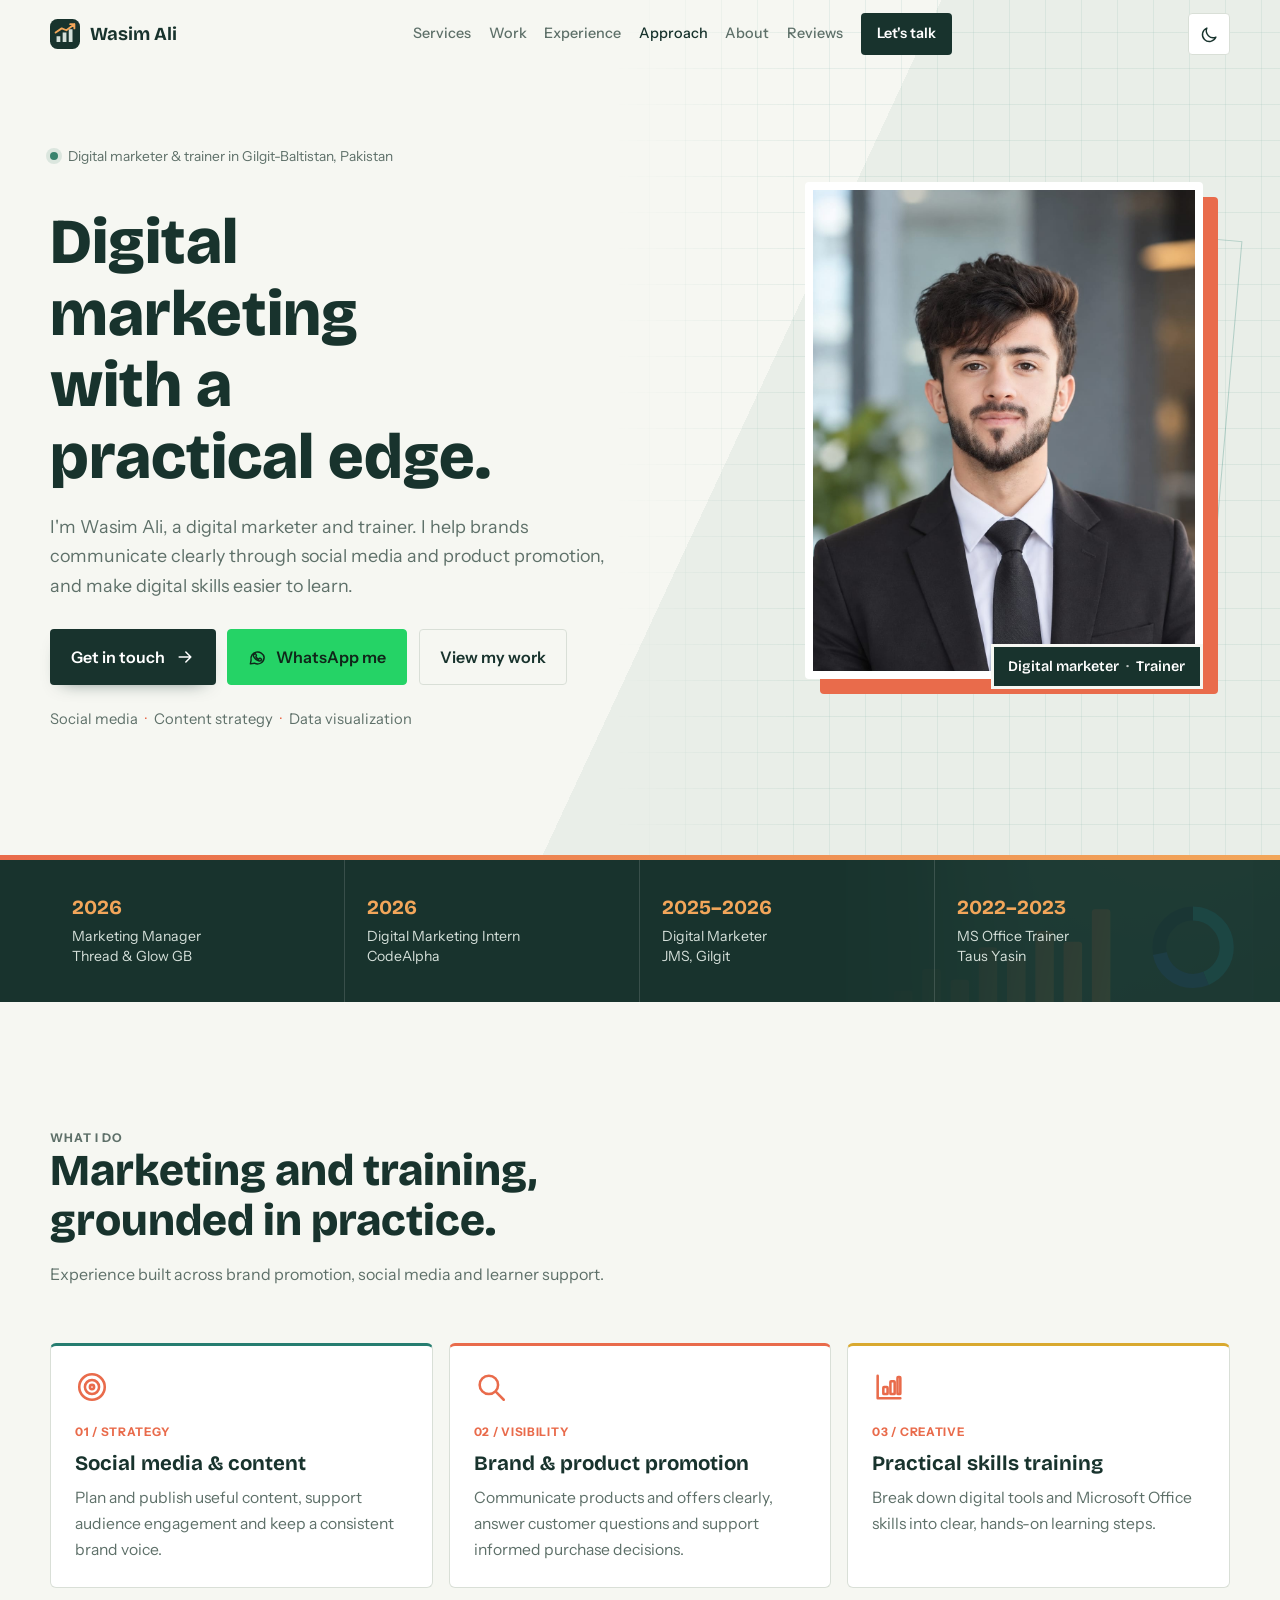
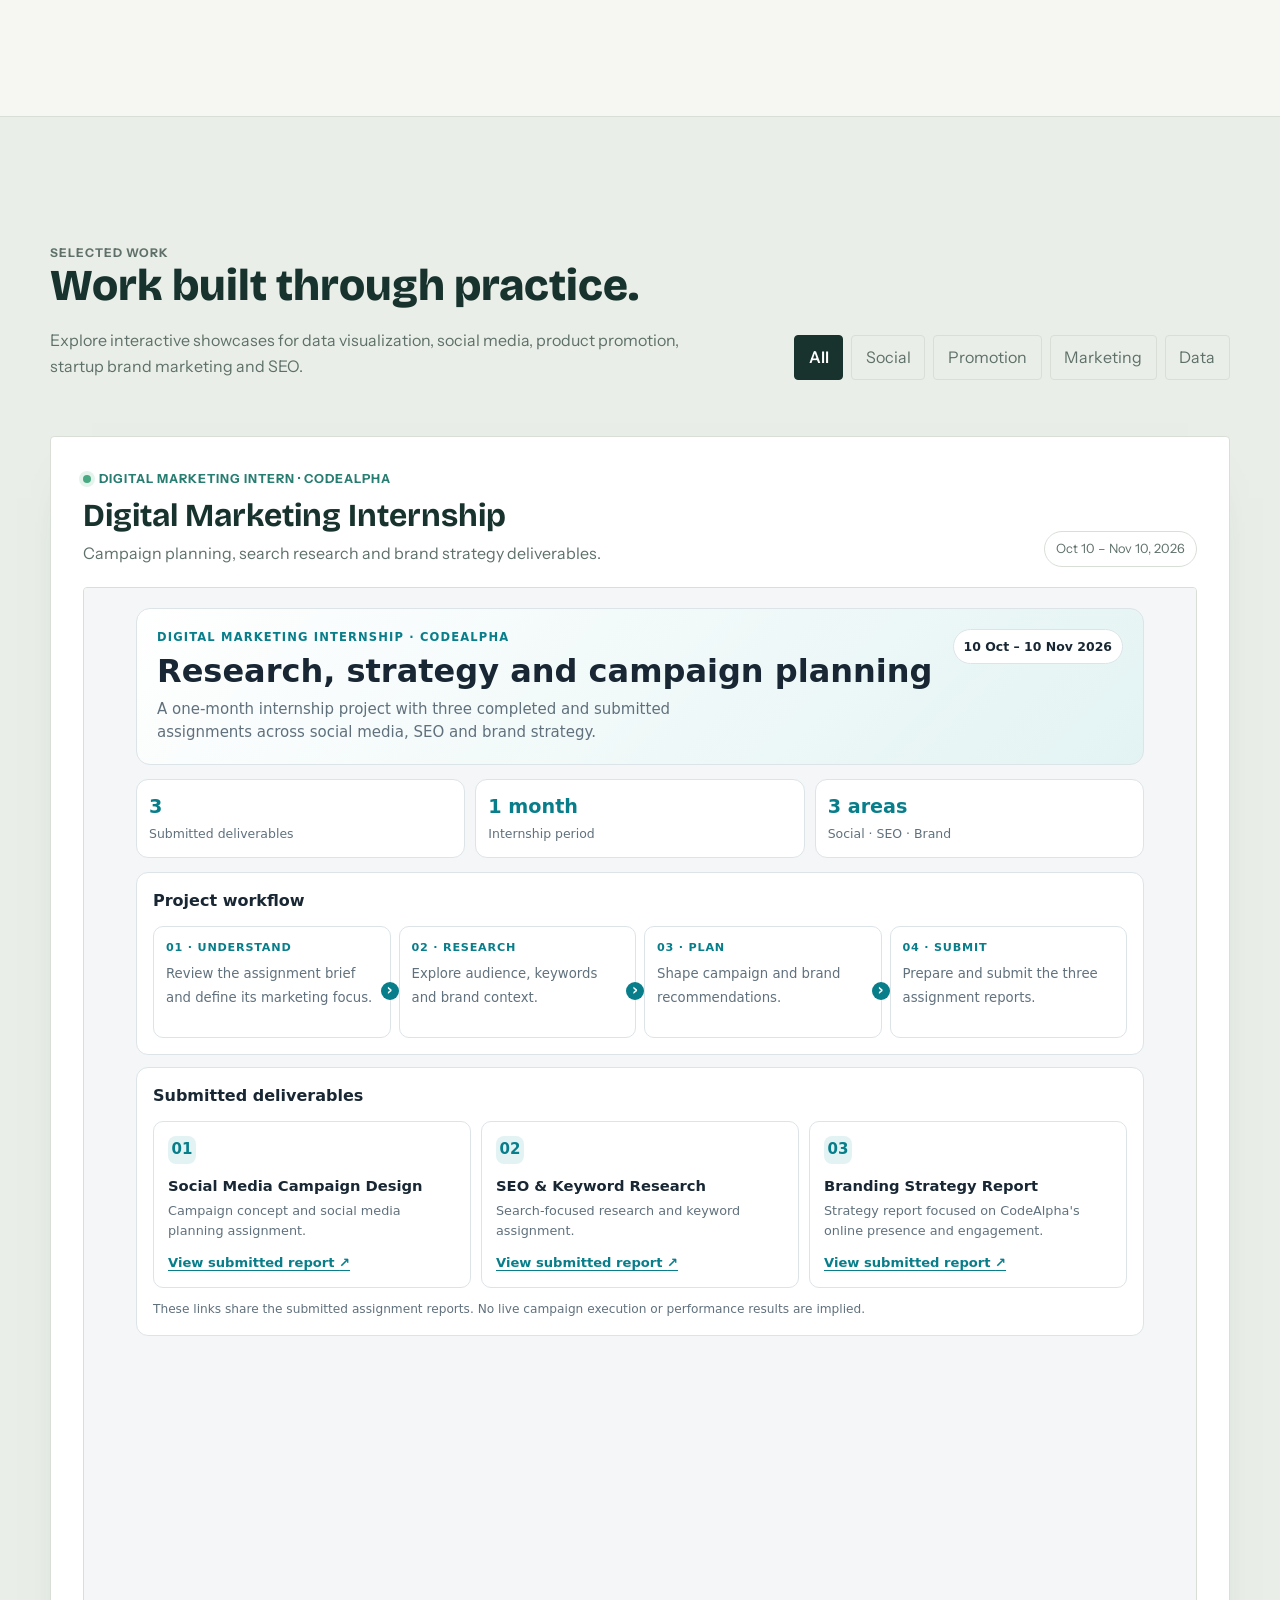
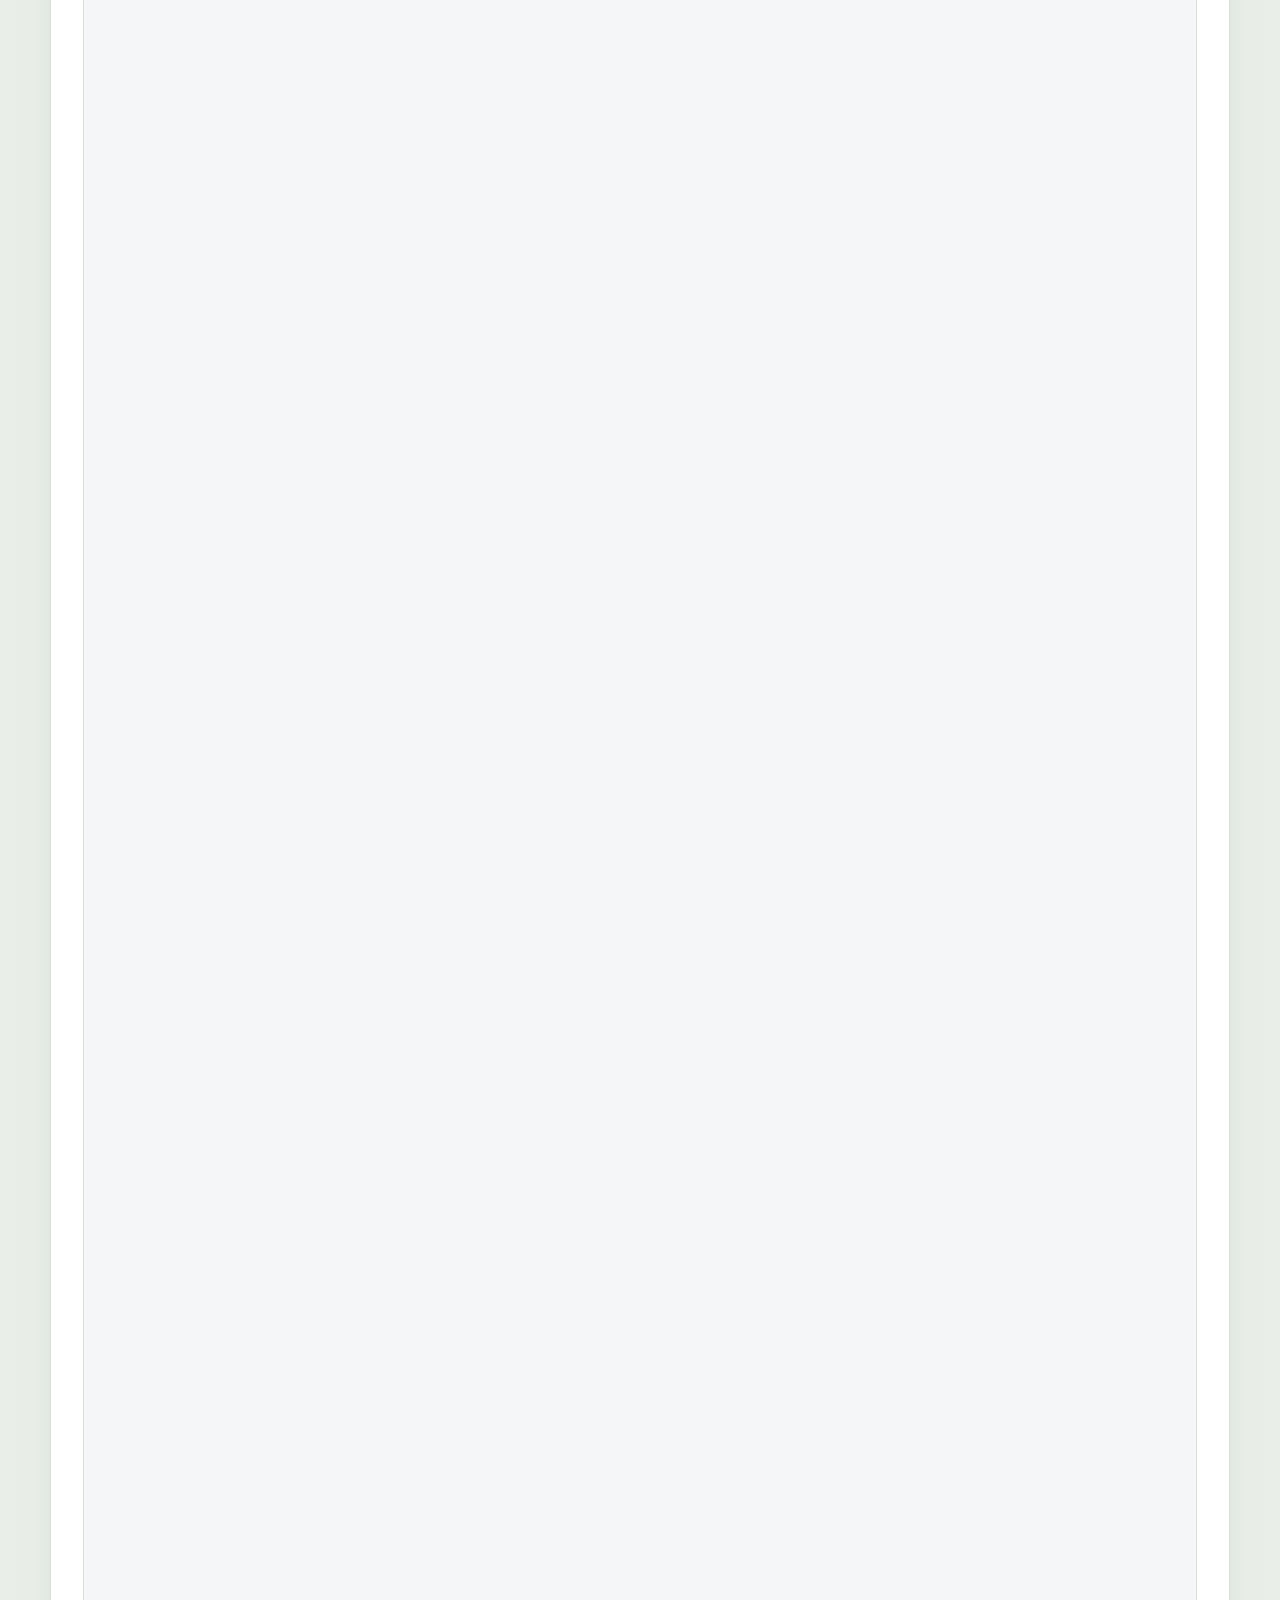
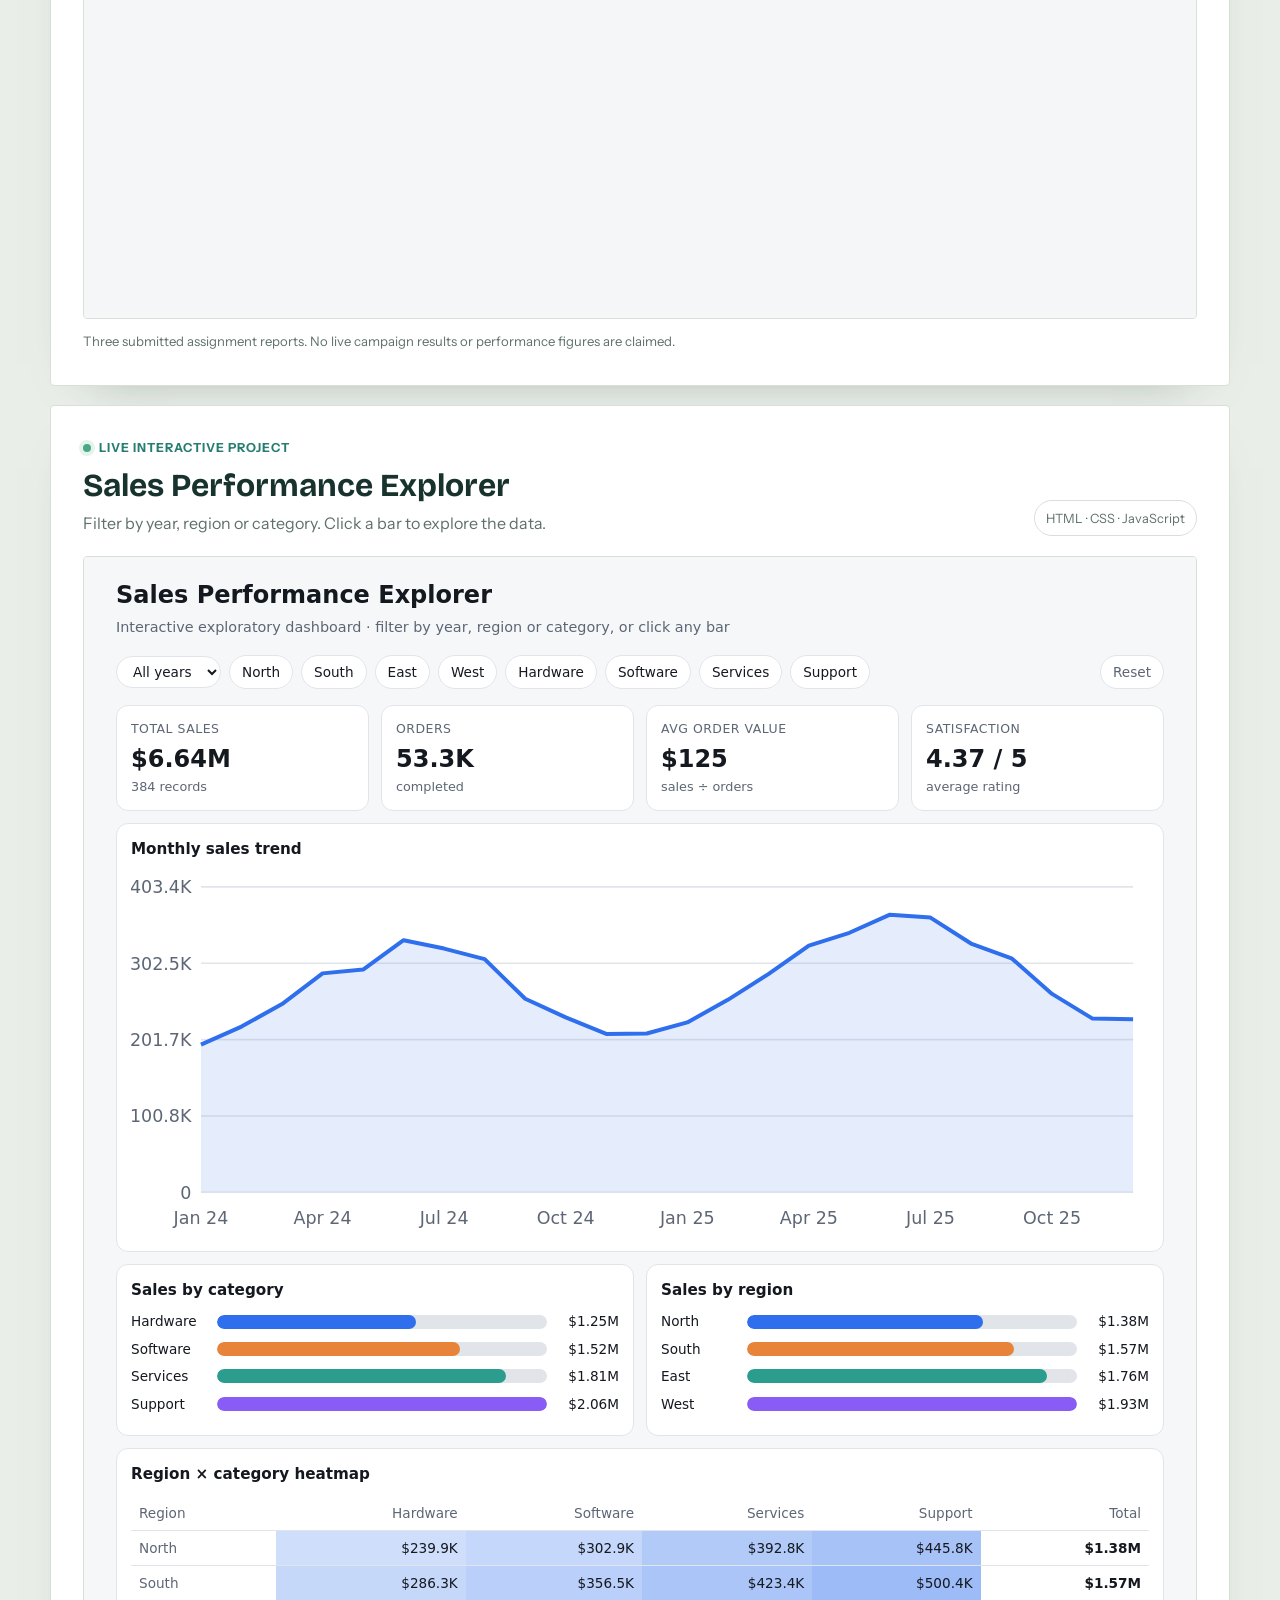
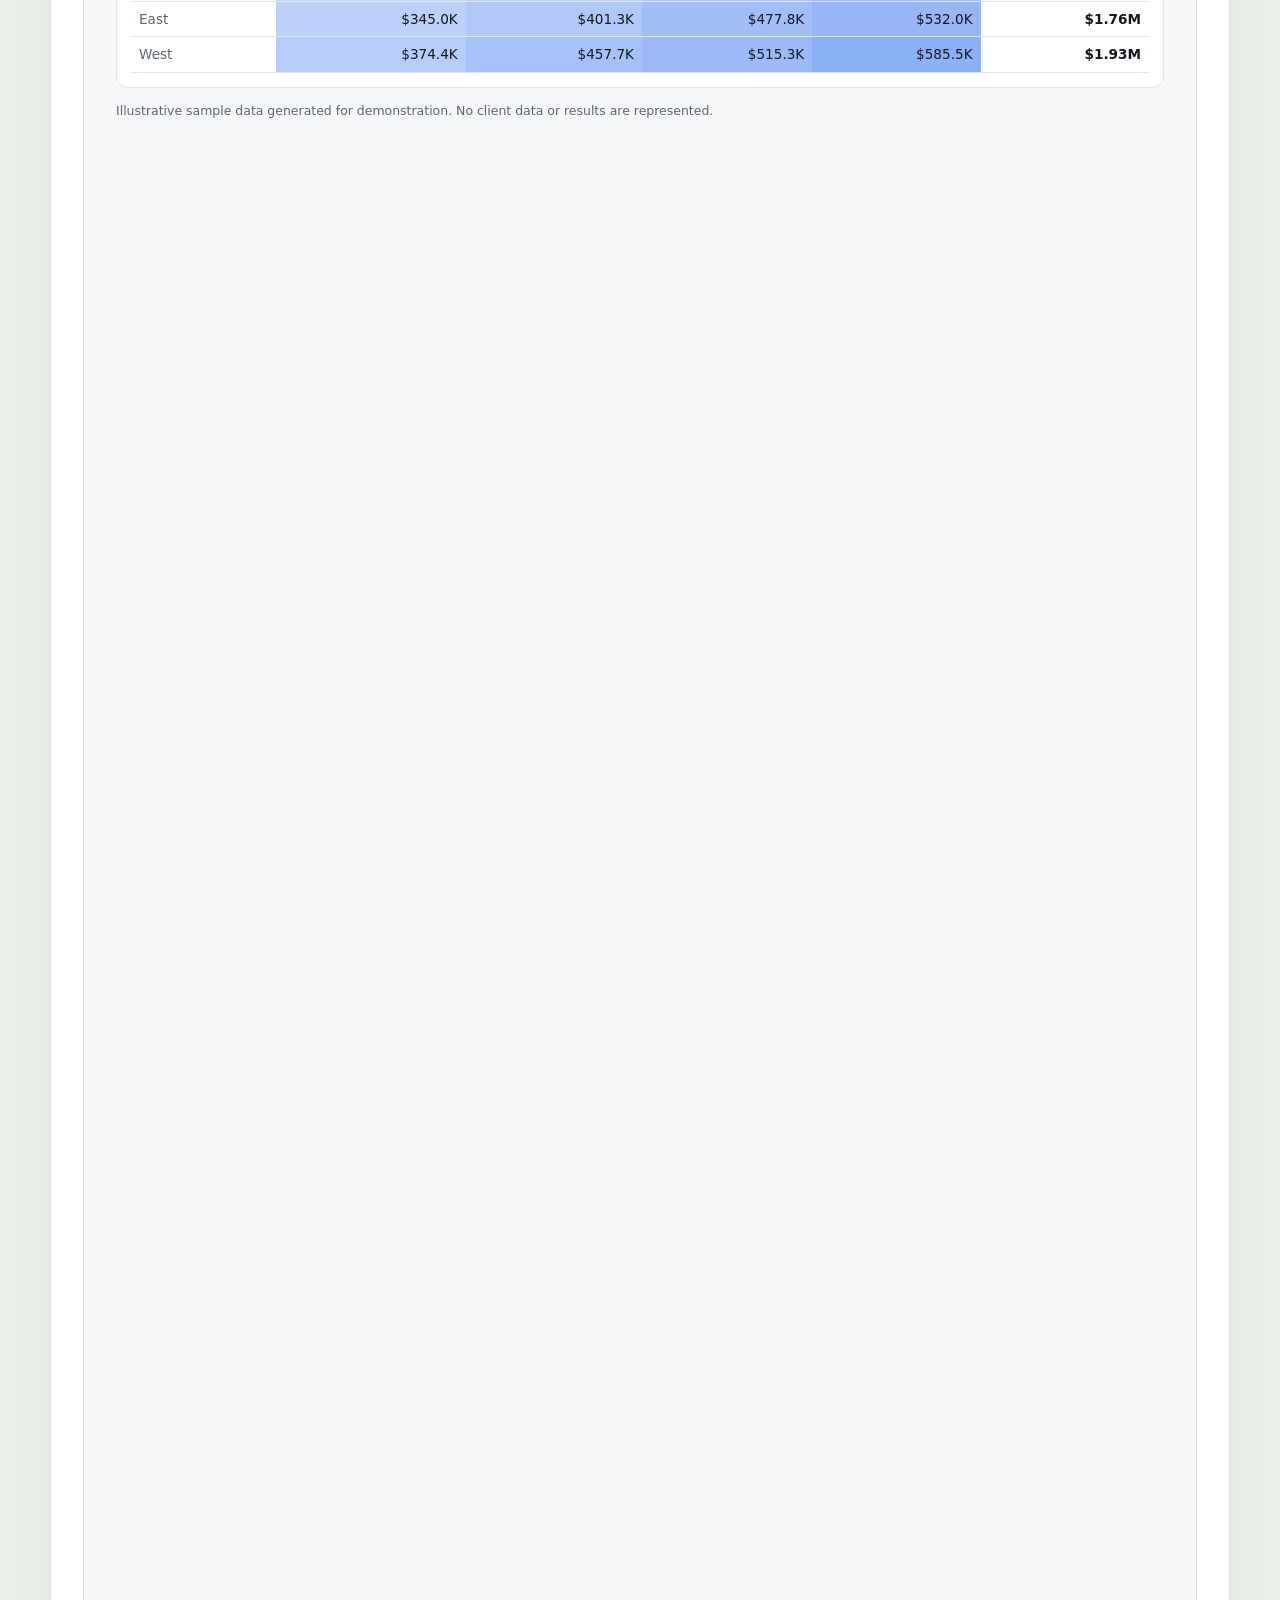
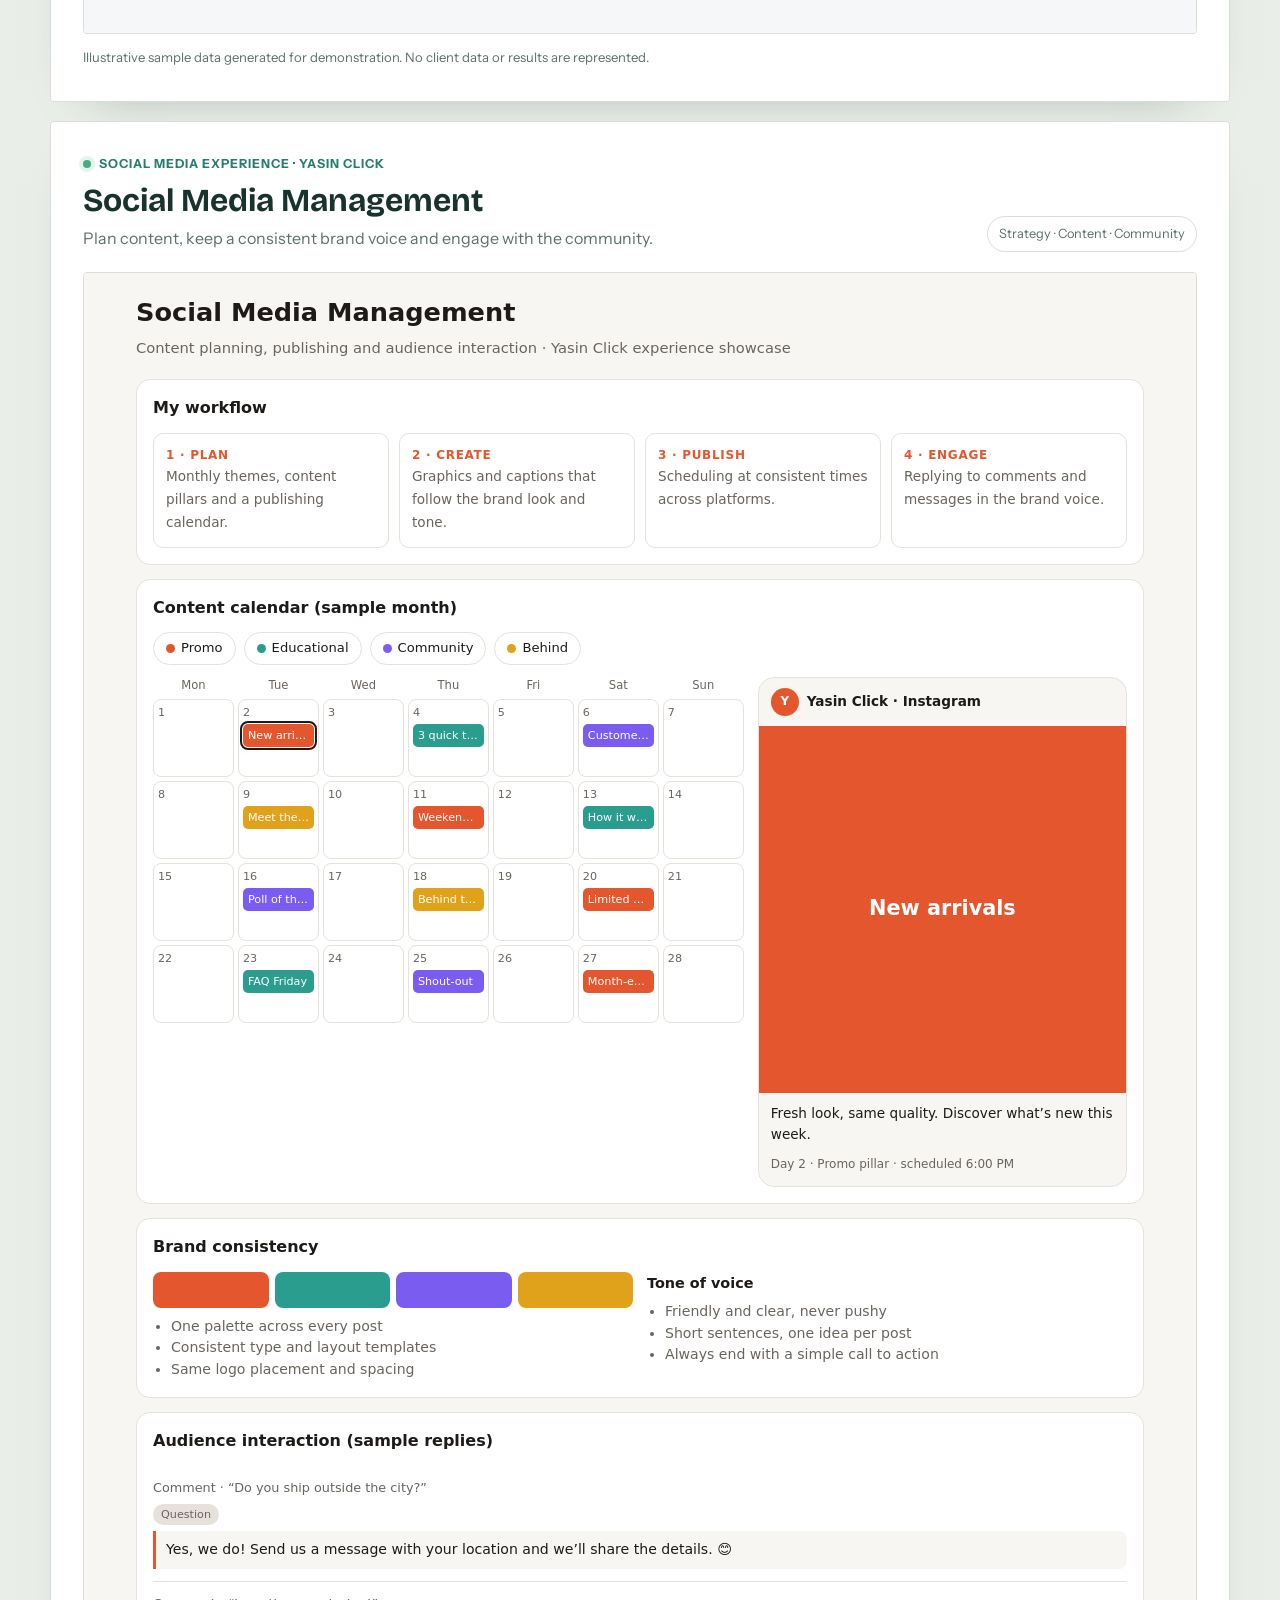
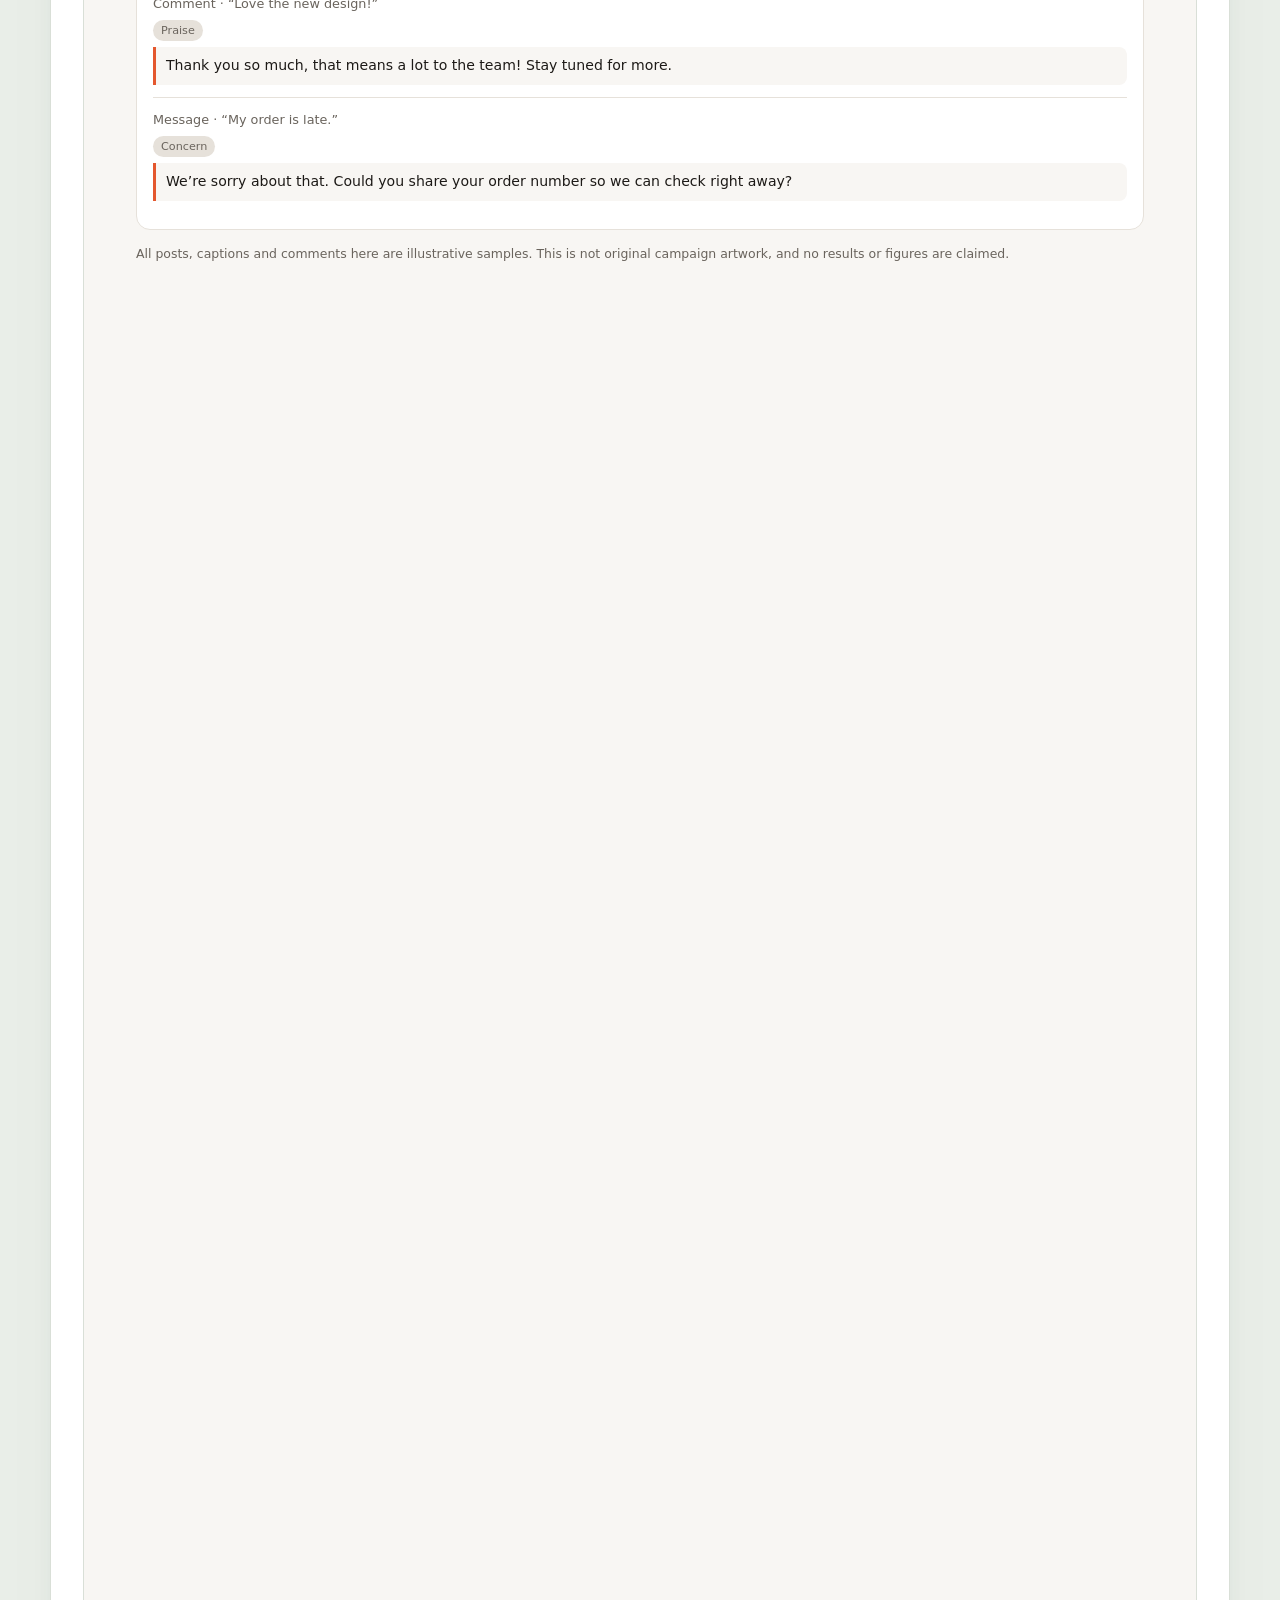
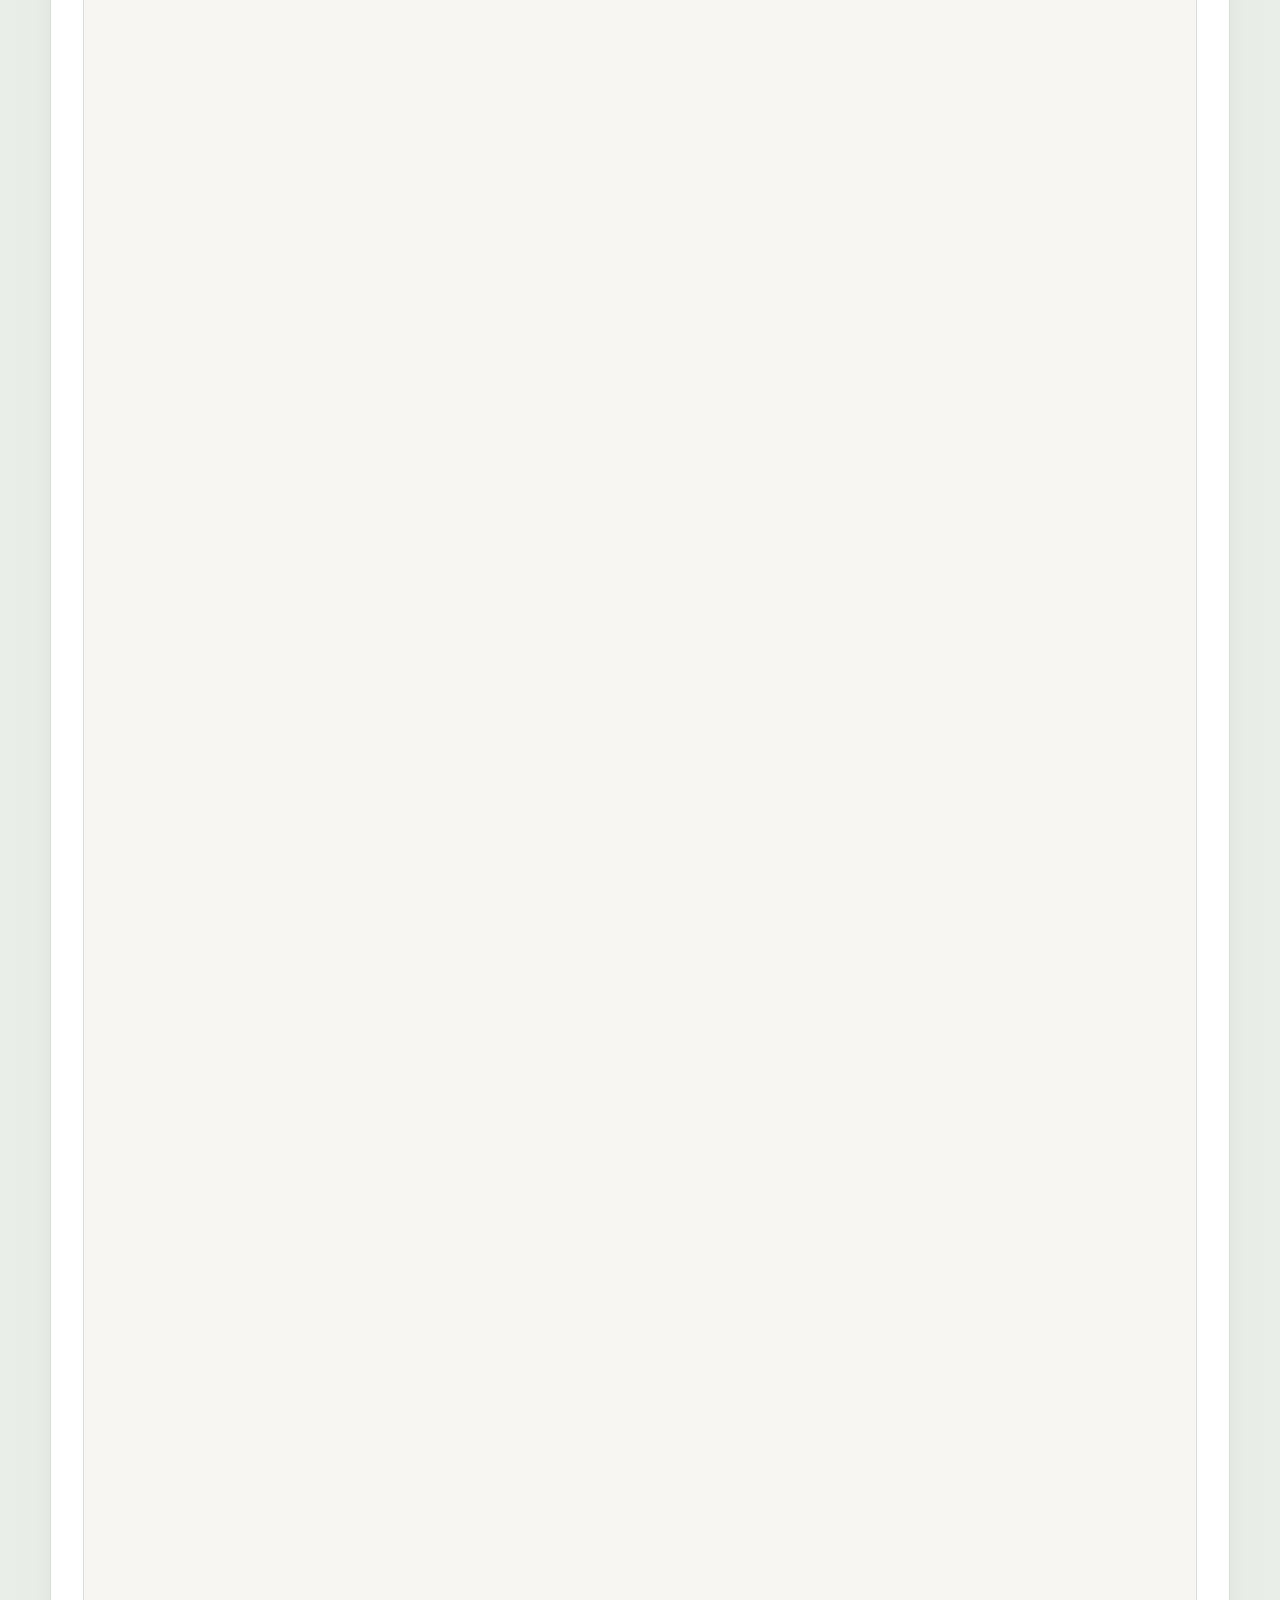
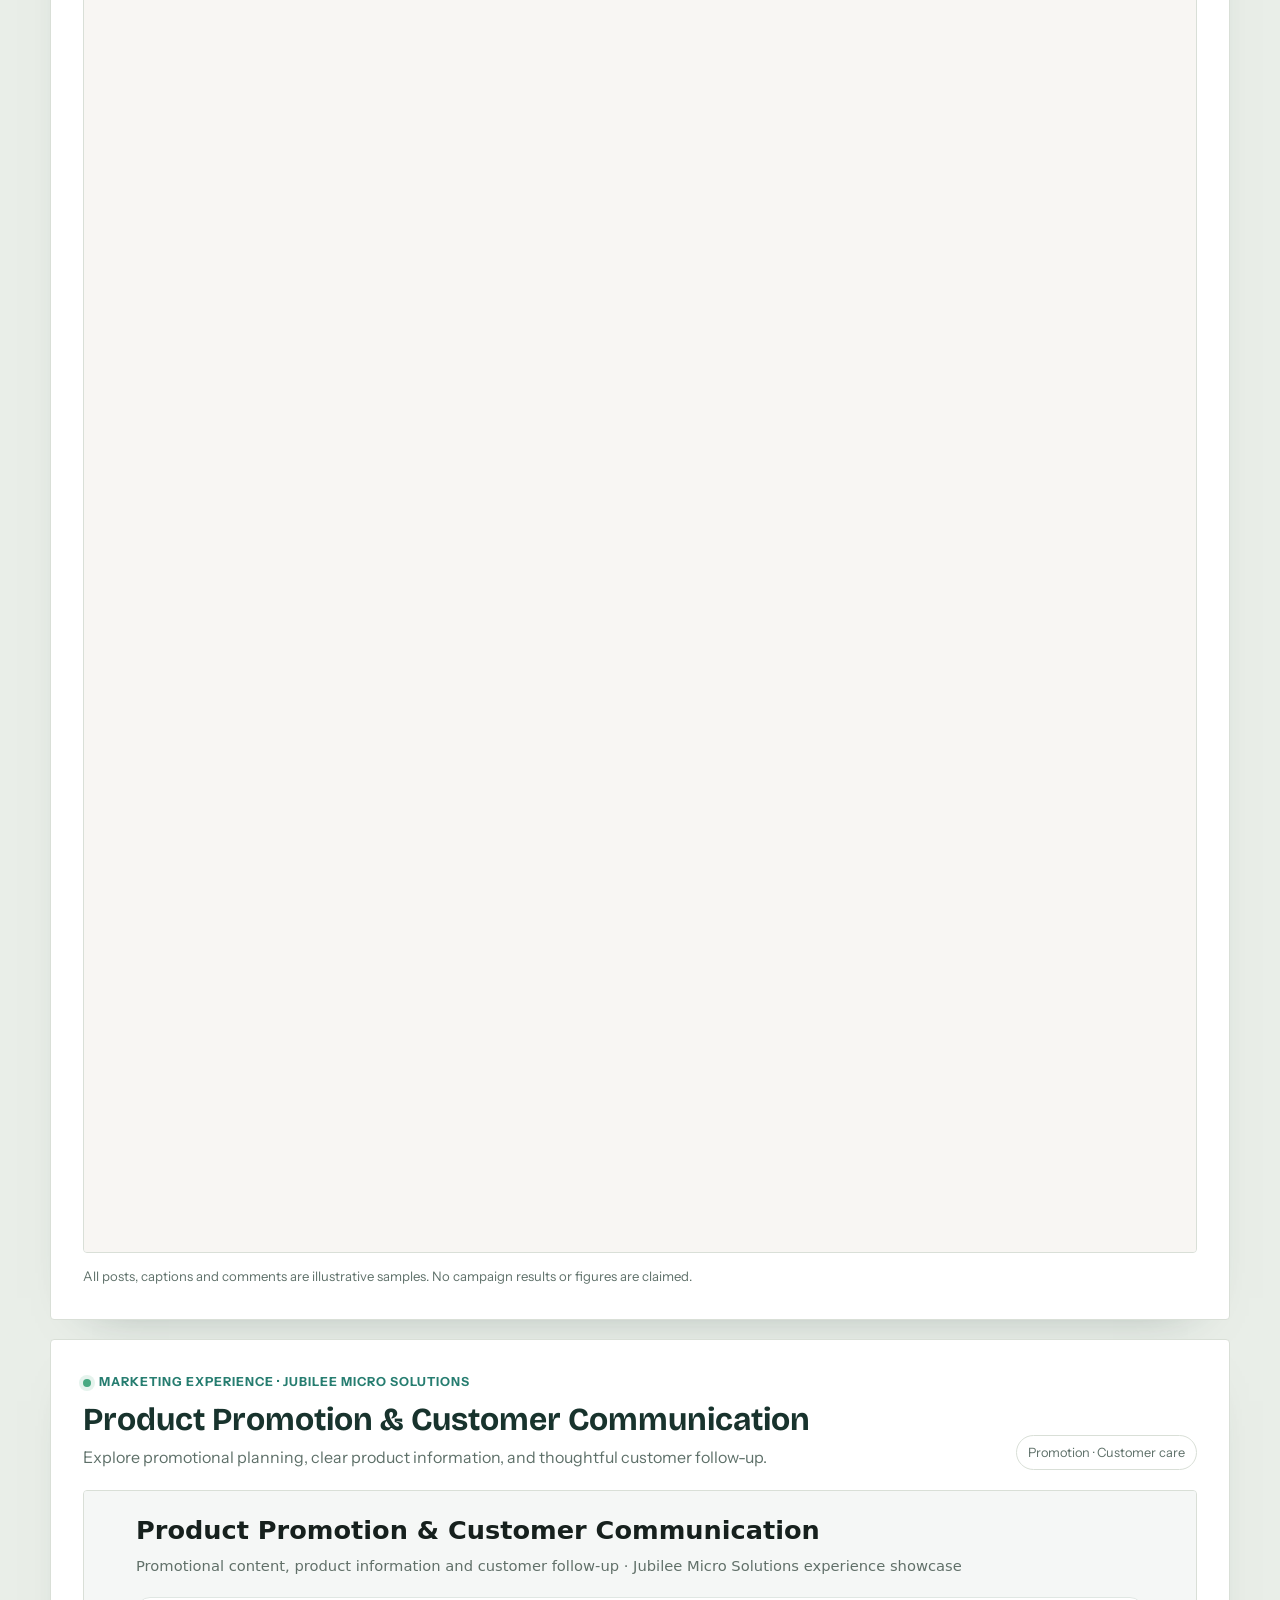
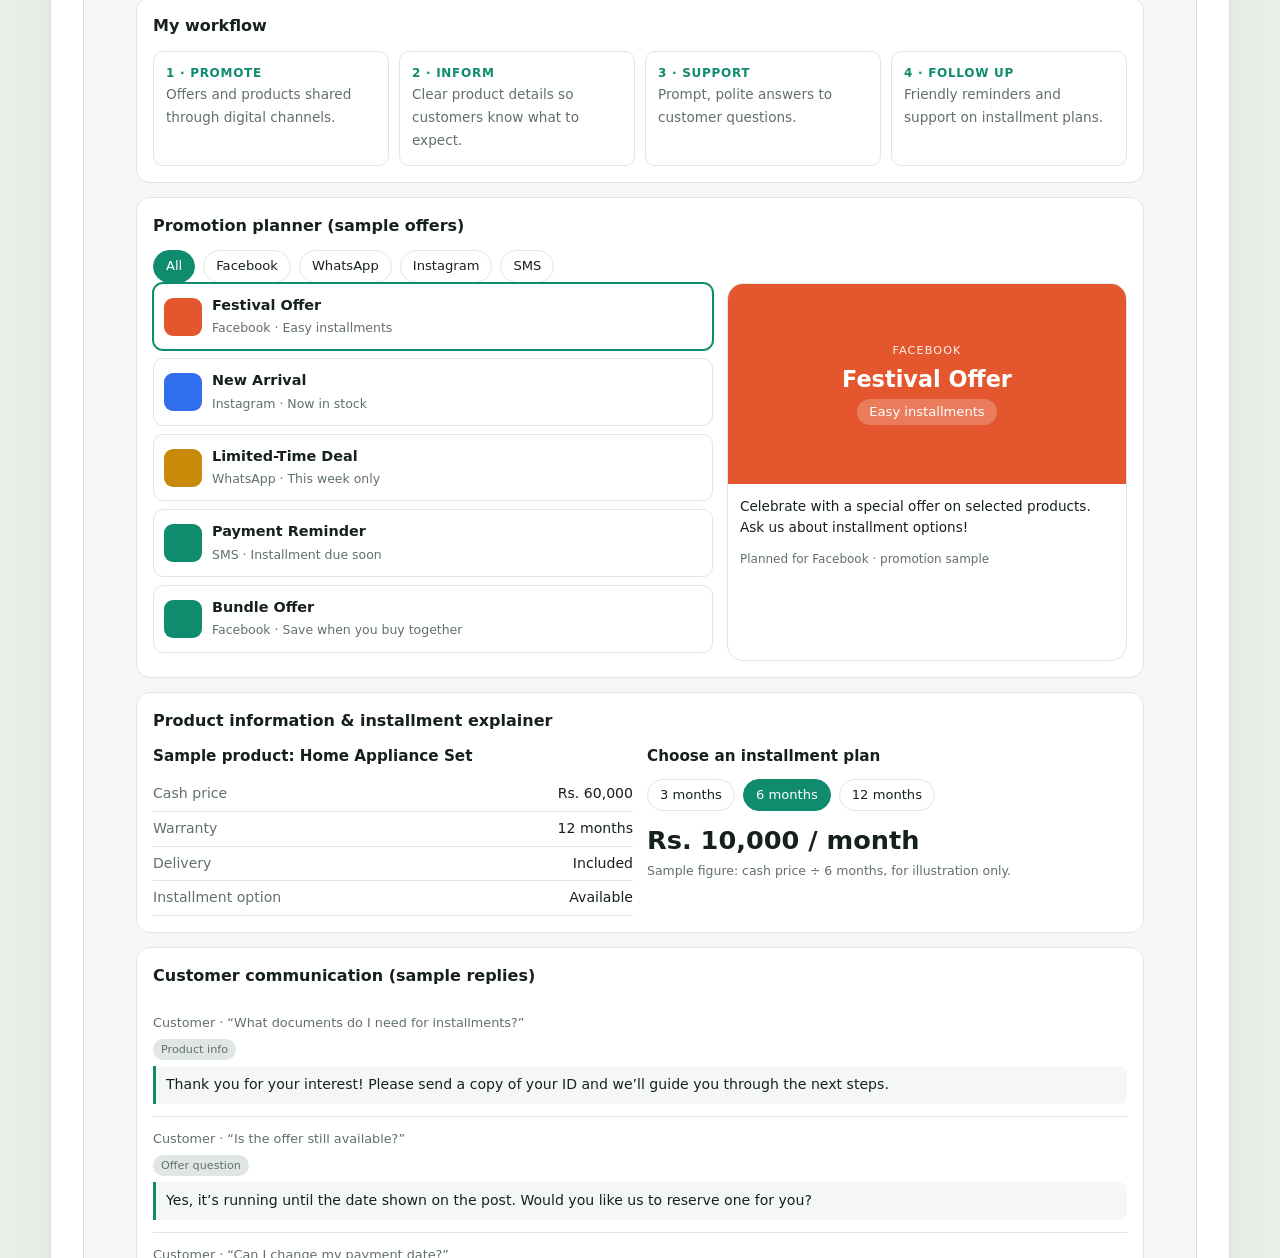
<file: index.html>
<!DOCTYPE html>
<html lang="en">
<head>
  <meta charset="utf-8">
  <meta name="viewport" content="width=device-width, initial-scale=1">
  <title>Wasim Ali | Digital Marketer &amp; Trainer</title>
  <meta name="description" content="Wasim Ali is a digital marketer and trainer from Gilgit-Baltistan, Pakistan, specializing in social media, startup brand marketing, content strategy and practical skills training.">
  <meta name="theme-color" id="themeColor" content="#f6f7f2">
  <meta property="og:title" content="Wasim Ali | Digital Marketer &amp; Trainer">
  <meta property="og:description" content="Digital marketing, startup brand marketing, social media and practical skills training from Gilgit-Baltistan, Pakistan.">
  <meta property="og:type" content="website">
  <link rel="icon" href="assets/favicon.png" type="image/png" sizes="64x64">
  <link rel="icon" href="assets/favicon.svg" type="image/svg+xml">
  <script>
    try {
      const savedTheme = localStorage.getItem("wasim-theme");
      const systemTheme = matchMedia("(prefers-color-scheme: dark)").matches ? "dark" : "light";
      document.documentElement.dataset.theme = savedTheme === "dark" || savedTheme === "light" ? savedTheme : systemTheme;
    } catch {
      document.documentElement.dataset.theme = "light";
    }
  </script>
  <link rel="preconnect" href="https://fonts.googleapis.com">
  <link rel="preconnect" href="https://fonts.gstatic.com" crossorigin>
  <link href="https://fonts.googleapis.com/css2?family=Bricolage+Grotesque:opsz,wght@12..96,500;12..96,700;12..96,800&family=Instrument+Sans:wght@400;500;600&display=swap" rel="stylesheet">
  <link rel="stylesheet" href="css/styles.css">
</head>
<body>

<!-- SVG icon sprite -->
<svg width="0" height="0" style="position:absolute" aria-hidden="true">
  <defs>
    <symbol id="i-target" viewBox="0 0 24 24"><circle cx="12" cy="12" r="9"/><circle cx="12" cy="12" r="5"/><circle cx="12" cy="12" r="1.5"/></symbol>
    <symbol id="i-share" viewBox="0 0 24 24"><circle cx="6" cy="12" r="2.5"/><circle cx="18" cy="6" r="2.5"/><circle cx="18" cy="18" r="2.5"/><path d="M8.2 10.8l7.6-3.6M8.2 13.2l7.6 3.6"/></symbol>
    <symbol id="i-calendar" viewBox="0 0 24 24"><rect x="3.5" y="5" width="17" height="15" rx="2.5"/><path d="M3.5 10h17M8 3v4M16 3v4"/></symbol>
    <symbol id="i-search" viewBox="0 0 24 24"><circle cx="10.5" cy="10.5" r="6.5"/><path d="M15.5 15.5L21 21"/></symbol>
    <symbol id="i-pen" viewBox="0 0 24 24"><path d="M4 20l1-5L16.5 3.5a2.1 2.1 0 013 3L8 18z"/><path d="M14 6l4 4"/></symbol>
    <symbol id="i-play" viewBox="0 0 24 24"><rect x="3" y="5" width="18" height="14" rx="3"/><path d="M10.5 9.5v5l4.5-2.5z"/></symbol>
    <symbol id="i-camera" viewBox="0 0 24 24"><path d="M4 8h3l1.5-2.5h7L17 8h3a1 1 0 011 1v9a1 1 0 01-1 1H4a1 1 0 01-1-1V9a1 1 0 011-1z"/><circle cx="12" cy="13" r="3.5"/></symbol>
    <symbol id="i-layout" viewBox="0 0 24 24"><rect x="3.5" y="4" width="17" height="16" rx="2.5"/><path d="M3.5 9h17M9 9v11"/></symbol>
    <symbol id="i-chart" viewBox="0 0 24 24"><path d="M4 20V4M4 20h16"/><rect x="8" y="12" width="3" height="5" rx=".5"/><rect x="13" y="8" width="3" height="9" rx=".5"/><rect x="18" y="5" width="2" height="12" rx=".5"/></symbol>
    <symbol id="i-layers" viewBox="0 0 24 24"><path d="M12 3l9 5-9 5-9-5z"/><path d="M3 12.5l9 5 9-5M3 17l9 5 9-5"/></symbol>
    <symbol id="i-mail" viewBox="0 0 24 24"><rect x="3" y="5" width="18" height="14" rx="2.5"/><path d="M3.5 7l8.5 6 8.5-6"/></symbol>
    <symbol id="i-arrow" viewBox="0 0 24 24"><path d="M5 12h14M13 6l6 6-6 6"/></symbol>
    <symbol id="i-ext" viewBox="0 0 24 24"><path d="M14 4h6v6M20 4l-9 9M18 14v5a1 1 0 01-1 1H5a1 1 0 01-1-1V7a1 1 0 011-1h5"/></symbol>
    <symbol id="i-check" viewBox="0 0 24 24"><path d="M5 12.5l4.5 4.5L19 7.5"/></symbol>
    <symbol id="i-chat" viewBox="0 0 24 24"><path d="M4 5h16a1 1 0 011 1v10a1 1 0 01-1 1h-8l-5 4v-4H4a1 1 0 01-1-1V6a1 1 0 011-1z"/></symbol>
    <symbol id="i-moon" viewBox="0 0 24 24"><path d="M20.1 15.3A8.7 8.7 0 018.7 3.9 8.8 8.8 0 1020.1 15.3z"/></symbol>
    <symbol id="i-sun" viewBox="0 0 24 24"><circle cx="12" cy="12" r="4.2"/><path d="M12 2v2m0 16v2M4.9 4.9l1.4 1.4m11.4 11.4 1.4 1.4M2 12h2m16 0h2M4.9 19.1l1.4-1.4M17.7 6.3l1.4-1.4"/></symbol>
    <symbol id="i-whatsapp" viewBox="0 0 24 24"><path d="M20.4 11.7a8.4 8.4 0 01-12.3 7.5L3 20l.9-4.8a8.4 8.4 0 1116.5-3.5z"/><path d="M8.1 7.8c.2-.5.5-.5.8-.5h.5c.2 0 .4.1.5.4l.7 1.7c.1.2.1.4-.1.6l-.5.6c-.2.2-.2.4 0 .7a7.5 7.5 0 003 2.7c.3.2.5.2.7-.1l.7-.8c.2-.2.4-.3.7-.2l1.6.8c.3.1.4.3.4.5 0 .3-.2 1.2-.7 1.6-.5.5-1.1.7-1.8.6-.7-.1-1.5-.3-2.5-.8a9.2 9.2 0 01-3.2-2.4 8.1 8.1 0 01-1.7-2.5c-.4-.9-.4-1.7-.1-2.3z"/></symbol>
  </defs>
</svg>

<a class="skip" href="#main">Skip to content</a>
<div class="progress" aria-hidden="true"><span id="progress"></span></div>

<header class="site-header" id="header">
  <div class="wrap bar">
    <a class="brand" href="#top" aria-label="Wasim Ali, home">
      <img src="assets/favicon.svg" width="30" height="30" alt="">
      <span>Wasim Ali</span>
    </a>
    <nav id="nav" class="nav" aria-label="Main">
      <a href="#services">Services</a>
      <a href="#work">Work</a>
      <a href="#experience">Experience</a>
      <a href="#approach">Approach</a>
      <a href="#about">About</a>
      <a href="#reviews">Reviews</a>
      <a href="#contact" class="nav-cta">Let's talk</a>
    </nav>
    <button class="theme-toggle" id="themeToggle" type="button" aria-label="Switch to dark mode" aria-pressed="false" title="Switch to dark mode">
      <svg class="ic" aria-hidden="true"><use id="themeIcon" href="#i-moon"/></svg>
    </button>
    <button class="menu-btn" id="menuBtn" aria-expanded="false" aria-controls="nav" aria-label="Open menu">
      <span></span><span></span>
    </button>
  </div>
</header>

<main id="main">

  <!-- HERO -->
  <section class="hero" id="top">
    <div class="wrap hero-grid">
      <div class="hero-copy">
        <p class="status"><i></i> Digital marketer &amp; trainer in Gilgit-Baltistan, Pakistan</p>
        <h1>Digital marketing with a practical edge.</h1>
        <p class="lead">I'm Wasim Ali, a digital marketer and trainer. I help brands communicate clearly through social media and product promotion, and make digital skills easier to learn.</p>
        <div class="actions">
          <a class="btn btn-primary" href="#contact">Get in touch <svg class="ic"><use href="#i-arrow"/></svg></a>
          <a class="btn btn-whatsapp" href="https://wa.me/923555601356" target="_blank" rel="noopener noreferrer"><svg class="ic" aria-hidden="true"><use href="#i-whatsapp"/></svg>WhatsApp me</a>
          <a class="btn btn-ghost" href="#work">View my work</a>
        </div>
        <p class="hero-tags" aria-label="Core skills">Social media <span>·</span> Content strategy <span>·</span> Data visualization</p>
      </div>

      <div class="hero-stage">
        <div class="portrait">
          <img src="WhatsApp%20Image%202026-10-06%20at%201.30.26%20AM.jpeg" alt="Portrait of Wasim Ali" width="480" height="600">
        </div>
        <p class="portrait-note">Digital marketer <span>·</span> Trainer</p>
      </div>
    </div>
  </section>

  <section class="career-snapshot" aria-label="Career highlights">
    <div class="wrap snapshot-grid">
      <div class="snapshot-item"><strong>2026</strong><span>Marketing Manager<br>Thread &amp; Glow GB</span></div>
      <div class="snapshot-item"><strong>2026</strong><span>Digital Marketing Intern<br>CodeAlpha</span></div>
      <div class="snapshot-item"><strong>2025–2026</strong><span>Digital Marketer<br>JMS, Gilgit</span></div>
      <div class="snapshot-item"><strong>2022–2023</strong><span>MS Office Trainer<br>Taus Yasin</span></div>
    </div>
  </section>

  <!-- SERVICES -->
  <section class="section" id="services">
    <div class="wrap">
      <div class="head">
        <p class="eyebrow">What I do</p>
        <h2>Marketing and training, grounded in practice.</h2>
        <p>Experience built across brand promotion, social media and learner support.</p>
      </div>

      <div class="svc-grid">
        <article class="svc">
          <svg class="ic ic-lg"><use href="#i-target"/></svg>
          <p class="svc-index">01 / Strategy</p>
          <h3>Social media &amp; content</h3>
          <p>Plan and publish useful content, support audience engagement and keep a consistent brand voice.</p>
        </article>
        <article class="svc">
          <svg class="ic ic-lg"><use href="#i-search"/></svg>
          <p class="svc-index">02 / Visibility</p>
          <h3>Brand &amp; product promotion</h3>
          <p>Communicate products and offers clearly, answer customer questions and support informed purchase decisions.</p>
        </article>
        <article class="svc">
          <svg class="ic ic-lg"><use href="#i-chart"/></svg>
          <p class="svc-index">03 / Creative</p>
          <h3>Practical skills training</h3>
          <p>Break down digital tools and Microsoft Office skills into clear, hands-on learning steps.</p>
        </article>
      </div>
    </div>
  </section>

  <!-- WORK -->
  <section class="section alt" id="work">
    <div class="wrap">
      <div class="head split">
        <div>
          <p class="eyebrow">Selected work</p>
          <h2>Work built through practice.</h2>
          <p>Explore interactive showcases for data visualization, social media, product promotion, startup brand marketing and SEO.</p>
        </div>
        <div class="filters" role="group" aria-label="Filter projects">
          <button class="chip is-on" data-filter="all" aria-pressed="true">All</button>
          <button class="chip" data-filter="social" aria-pressed="false">Social</button>
          <button class="chip" data-filter="content" aria-pressed="false">Promotion</button>
          <button class="chip" data-filter="marketing" aria-pressed="false">Marketing</button>
          <button class="chip" data-filter="data" aria-pressed="false">Data</button>
        </div>
      </div>

      <div class="work-grid" id="workGrid">
        <article class="proj dashboard-project" data-cat="marketing" data-title="CodeAlpha digital marketing internship" data-role="Digital Marketing Intern" data-tools="Social media campaign design, SEO and keyword research, branding strategy" data-desc="Completed and submitted three assigned internship deliverables: a social media campaign design, an SEO and keyword research report, and a branding strategy report. The submitted PDFs are available in the project showcase.">
          <div class="dashboard-heading">
            <div>
              <p class="dashboard-label"><span></span> Digital Marketing Intern · CodeAlpha</p>
              <h3>Digital Marketing Internship</h3>
              <p>Campaign planning, search research and brand strategy deliverables.</p>
            </div>
            <span class="dashboard-tech">Oct 10 – Nov 10, 2026</span>
          </div>
          <iframe id="codeAlphaFrame" class="dashboard-frame codealpha-frame" src="codealpha-internship.html" title="CodeAlpha digital marketing internship project showcase" loading="lazy" scrolling="no"></iframe>
          <p class="dashboard-caption">Three submitted assignment reports. No live campaign results or performance figures are claimed.</p>
        </article>
        <article class="proj dashboard-project" data-cat="data" data-title="Interactive data dashboard" data-role="Dashboard design and front-end development" data-tools="HTML, CSS, JavaScript, SVG" data-desc="An interactive sales performance explorer with year, region and category filters, KPI cards, a monthly trend chart and a region-by-category heatmap. The dashboard uses illustrative sample data generated for demonstration; no client data or results are represented.">
          <div class="dashboard-heading">
            <div>
              <p class="dashboard-label"><span></span> Live interactive project</p>
              <h3>Sales Performance Explorer</h3>
              <p>Filter by year, region or category. Click a bar to explore the data.</p>
            </div>
            <span class="dashboard-tech">HTML · CSS · JavaScript</span>
          </div>
          <iframe id="dashboardFrame" class="dashboard-frame" src="interactive-data-dashboard.html" title="Interactive Sales Performance Explorer dashboard" loading="lazy" scrolling="no"></iframe>
          <p class="dashboard-caption">Illustrative sample data generated for demonstration. No client data or results are represented.</p>
        </article>
        <article class="proj dashboard-project" data-cat="social" data-title="Social media management" data-role="Content planning, publishing and audience interaction for Yasin Click" data-tools="Content strategy, social media planning, brand consistency, community management" data-desc="A social media management showcase with a sample content calendar, post previews, brand consistency guidelines and example audience replies. Posts, captions and comments are illustrative samples, not original campaign artwork; no results or figures are claimed.">
          <div class="dashboard-heading">
            <div>
              <p class="dashboard-label"><span></span> Social media experience · Yasin Click</p>
              <h3>Social Media Management</h3>
              <p>Plan content, keep a consistent brand voice and engage with the community.</p>
            </div>
            <span class="dashboard-tech">Strategy · Content · Community</span>
          </div>
          <iframe id="socialFrame" class="dashboard-frame social-frame" src="social-media-management.html" title="Social media management showcase for Yasin Click" loading="lazy" scrolling="no"></iframe>
          <p class="dashboard-caption">All posts, captions and comments are illustrative samples. No campaign results or figures are claimed.</p>
        </article>
        <article class="proj dashboard-project" data-cat="content" data-title="Product promotion &amp; customer communication" data-role="Promotional content, product information and customer follow-up at Jubilee Micro Solutions" data-tools="Digital marketing, promotion planning, customer communication, installment follow-up" data-desc="An interactive promotion planner with channel filters, sample offer previews, a product information and installment explainer, customer reply examples and an installment follow-up tracker. Offers, products, prices, names and messages are illustrative samples; no original campaign material or results are represented.">
          <div class="dashboard-heading">
            <div>
              <p class="dashboard-label"><span></span> Marketing experience · Jubilee Micro Solutions</p>
              <h3>Product Promotion &amp; Customer Communication</h3>
              <p>Explore promotional planning, clear product information, and thoughtful customer follow-up.</p>
            </div>
            <span class="dashboard-tech">Promotion · Customer care</span>
          </div>
          <iframe id="promotionFrame" class="dashboard-frame promotion-frame" src="product-promotion-customer-communication.html" title="Product promotion and customer communication showcase" loading="lazy" scrolling="no"></iframe>
          <p class="dashboard-caption">Offers, products, prices, names, and messages are illustrative samples. No campaign results or figures are claimed.</p>
        </article>
        <article class="proj dashboard-project" data-cat="content" data-title="Startup brand marketing" data-role="Marketing Manager at Thread &amp; Glow GB" data-tools="Brand positioning, brand identity, social media, content planning, audience growth, launch promotion" data-desc="A startup brand marketing showcase for Thread &amp; Glow GB, a handmade-in-the-north brand celebrating local artisans. The supplied project includes brand positioning and identity, a product banner, a sample content planner, audience growth approach and launch promotion plan.">
          <div class="dashboard-heading">
            <div>
              <p class="dashboard-label"><span></span> Marketing Manager · Thread &amp; Glow GB</p>
              <h3>Startup Brand Marketing</h3>
              <p>Brand positioning, handmade product storytelling, content planning and launch promotion.</p>
            </div>
            <span class="dashboard-tech">Brand · Content · Launch</span>
          </div>
          <iframe id="threadGlowFrame" class="dashboard-frame thread-glow-frame" src="thread-glow-brand-marketing.html" title="Thread and Glow GB startup brand marketing showcase" loading="lazy" scrolling="no"></iframe>
          <p class="dashboard-caption">Product banner and content plan are supplied illustrative marketing materials; no campaign performance figures are claimed.</p>
        </article>
      </div>
    </div>
  </section>

  <!-- EXPERIENCE -->
  <section class="section" id="experience">
    <div class="wrap">
      <div class="head">
        <p class="eyebrow">Experience</p>
        <h2>Professional experience, teaching and leadership.</h2>
        <p>Roles are grouped by experience type and ordered by date where available. Dates not provided are identified.</p>
      </div>
      <div class="timeline">
        <h3 class="experience-group">Professional Experience</h3>
        <ol>
          <li>
            <div class="dot"></div>
            <div class="timeline-title"><h4>Marketing Manager</h4><span class="current-pill">Current</span></div>
            <p class="org">Thread &amp; Glow GB · <span>Oct 2026 – Present</span></p>
            <p>Leading marketing for a startup brand built in partnership. Responsible for brand positioning, social media and content planning, audience growth, and launch promotion.</p>
          </li>
          <li>
            <div class="dot"></div>
            <h4>Digital Marketing Intern</h4>
            <p class="org"><a href="https://codealpha.tech/" target="_blank" rel="noopener noreferrer">CodeAlpha</a> · <span>10 Oct – 10 Nov 2026</span></p>
            <p>Completed and submitted internship assignments covering social media campaign design, SEO and keyword research, and branding strategy.</p>
          </li>
          <li>
            <div class="dot"></div>
            <h4>Digital Marketer</h4>
            <p class="org">Jubilee Micro Solutions (JMS) · Gilgit · <span>Sep 2025 – Aug 2026</span></p>
            <p>Promoted products and offers, created customer-facing content, answered product questions and handled installment follow-ups.</p>
          </li>
        </ol>

        <h3 class="experience-group">Additional Professional Experience</h3>
        <ol>
          <li>
            <div class="dot"></div>
            <h4>Social Media Manager</h4>
            <p class="org">Yasin Click · <span>Dates not provided</span></p>
            <p>Planned and published content, engaged with audiences and maintained a consistent brand voice.</p>
          </li>
        </ol>

        <h3 class="experience-group">Teaching &amp; Leadership</h3>
        <ol>
          <li>
            <div class="dot"></div>
            <h4>MS Office Trainer</h4>
            <p class="org">Professional and Technical Education Center · Taus Yasin · <span>2022 – 2023</span></p>
            <p>Delivered practical training and guided learners through hands-on exercises.</p>
          </li>
          <li>
            <div class="dot alt-dot"></div>
            <h4>Group Scout Leader</h4>
            <p class="org">Ismaili Boys Scouting · <span>2019 – 2023</span></p>
            <p>Led and guided young members, building teamwork, communication and leadership skills.</p>
          </li>
        </ol>

        <h3 class="experience-group">Professional Development</h3>
        <ol>
          <li>
            <div class="dot"></div>
            <h4>AI and Data Science Trainee</h4>
            <p class="org">NUST University &amp; GBIT Collaboration · <span>In progress</span></p>
            <p>Working on practical projects involving machine learning, data processing and visualization.</p>
          </li>
        </ol>
      </div>
    </div>
  </section>

  <!-- APPROACH -->
  <section class="section" id="approach">
    <div class="wrap">
      <div class="head">
        <p class="eyebrow">A clear process</p>
        <h2>Good work starts with a good brief.</h2>
        <p>Simple steps, thoughtful collaboration, no unnecessary noise.</p>
      </div>
      <ol class="steps">
        <li>
          <span class="n">1</span>
          <h3>Get aligned</h3>
          <p>We define your audience, goal and the right scope.</p>
        </li>
        <li>
          <span class="n">2</span>
          <h3>Make a plan</h3>
          <p>You get a focused direction and clear deliverables.</p>
        </li>
        <li>
          <span class="n">3</span>
          <h3>Build &amp; refine</h3>
          <p>We review the work, make improvements and prepare it to go live.</p>
        </li>
      </ol>
    </div>
  </section>

  <!-- ABOUT / EXPERIENCE -->
  <section class="section alt" id="about">
    <div class="wrap about-grid">
      <div class="about-copy">
        <p class="eyebrow">A little about me</p>
        <h2>Marketer, trainer and lifelong learner.</h2>
        <p>I'm Wasim Ali from Gilgit-Baltistan, Pakistan. Alongside digital marketing and social media work, I've taught practical computer skills and spent four years as a youth Scout Leader.</p>
        <p>I'm completing a BS in Software Engineering while training in AI and Data Science. I enjoy making complex ideas approachable and connecting creative work with data-informed thinking.</p>

        <h3 class="sub">Skills &amp; tools</h3>
        <div class="tools">
          <span>Social media marketing</span><span>Content strategy</span><span>Brand promotion</span><span>Mentoring</span><span>Canva</span><span>Figma</span><span>Graphic &amp; logo design</span><span>UI/UX</span><span>Video editing</span><span>Photography</span><span>Tableau</span><span>SQL / MySQL</span><span>Python</span><span>Generative AI</span><span>Microsoft Office</span>
        </div>
      </div>

      <aside class="credentials">
        <div>
          <h3 class="sub">Education</h3>
          <ul>
            <li><strong>BS Software Engineering</strong><span>Karakoram International University · 2023–2027 (expected)</span></li>
            <li><strong>Intermediate in Computer Science</strong><span>Yasin Higher Secondary School, Taus · 2021–2023</span></li>
          </ul>
        </div>
        <div>
          <h3 class="sub">Certifications &amp; training</h3>
          <ul>
            <li>Digital Marketing &amp; SEO · Google Certification (Coursera)</li>
            <li>AI and Data Science · NUST University &amp; GBIT</li>
            <li>UX/UI · Coursera</li>
            <li>Python basics · Uniethena</li>
            <li>MS Excel · Online training</li>
          </ul>
        </div>
        <div>
          <h3 class="sub">Languages</h3>
          <p>English (fluent), Urdu (native), Brushaski and Khuwar</p>
        </div>
      </aside>
    </div>
  </section>

  <!-- REVIEWS -->
  <section class="section" id="reviews">
    <div class="wrap">
      <div class="empty">
        <svg class="ic ic-lg"><use href="#i-chat"/></svg>
        <div>
          <p class="eyebrow">Client feedback</p>
          <h2>Good partnerships deserve a real review.</h2>
          <p>Client reviews will be added here when available and shared with permission. No ratings or testimonials are invented.</p>
        </div>
        <a class="btn btn-primary" href="#contact">Start a conversation <svg class="ic"><use href="#i-arrow"/></svg></a>
      </div>
    </div>
  </section>

  <!-- CONTACT -->
  <section class="section contact" id="contact">
    <div class="wrap contact-grid">
      <div>
        <p class="eyebrow">Get in touch</p>
        <h2>Have a good one in mind?</h2>
        <p class="lead">Tell me what you're working toward. We can figure out the right next step together.</p>
        <ul class="contact-list">
          <li><span>Location</span><strong>Gilgit-Baltistan, Pakistan</strong></li>
          <li><span>Email</span><a data-email href="mailto:waseemwaso0786@gmail.com">waseemwaso0786@gmail.com</a></li>
          <li><span>Phone</span><a href="tel:+923555601356">0355 5601356</a></li>
          <li><span>Upwork</span><a href="https://www.upwork.com/freelancers/~011c6a310965ff72b2?mp_source=share" target="_blank" rel="noopener noreferrer">View my Upwork profile <svg class="ic" aria-hidden="true"><use href="#i-ext"/></svg></a></li>
        </ul>
        <a class="btn btn-whatsapp contact-whatsapp" href="https://wa.me/923555601356" target="_blank" rel="noopener noreferrer"><svg class="ic" aria-hidden="true"><use href="#i-whatsapp"/></svg>Chat with me on WhatsApp</a>
      </div>

      <form class="form glass" id="form" novalidate>
        <div class="field">
          <label for="name">Your name</label>
          <input id="name" name="name" type="text" autocomplete="name" required>
        </div>
        <div class="field">
          <label for="email">Email address</label>
          <input id="email" name="email" type="email" autocomplete="email" required>
        </div>
        <div class="field">
          <label for="service">What do you need?</label>
          <select id="service" name="service">
            <option>Content and social media</option>
            <option>SEO and content</option>
            <option>Campaign creative</option>
            <option>Something else</option>
          </select>
        </div>
        <div class="field">
          <label for="message">Project details</label>
          <textarea id="message" name="message" rows="5" required></textarea>
        </div>
        <button class="btn btn-primary" type="submit">Send message <svg class="ic"><use href="#i-arrow"/></svg></button>
        <p class="form-status" id="formStatus" role="status" aria-live="polite"></p>
      </form>
    </div>
  </section>
</main>

<footer class="footer">
  <div class="wrap foot">
      <p>© <span id="year"></span> Wasim Ali <span class="footer-note">· Digital marketing, content &amp; training</span></p>
      <a href="#top">Back to top ↑</a>
  </div>
</footer>

<dialog id="dlg" class="dlg" aria-labelledby="dlgTitle">
  <button class="dlg-x" id="dlgClose" aria-label="Close">×</button>
  <img id="dlgImg" alt="" width="800" height="600">
  <div class="dlg-body">
    <h3 id="dlgTitle"></h3>
    <dl>
      <dt>My role</dt><dd id="dlgRole"></dd>
      <dt>Tools</dt><dd id="dlgTools"></dd>
    </dl>
    <p id="dlgDesc"></p>
  </div>
</dialog>

<script src="js/config.js"></script>
<script src="js/main.js"></script>
</body>
</html>
</file>
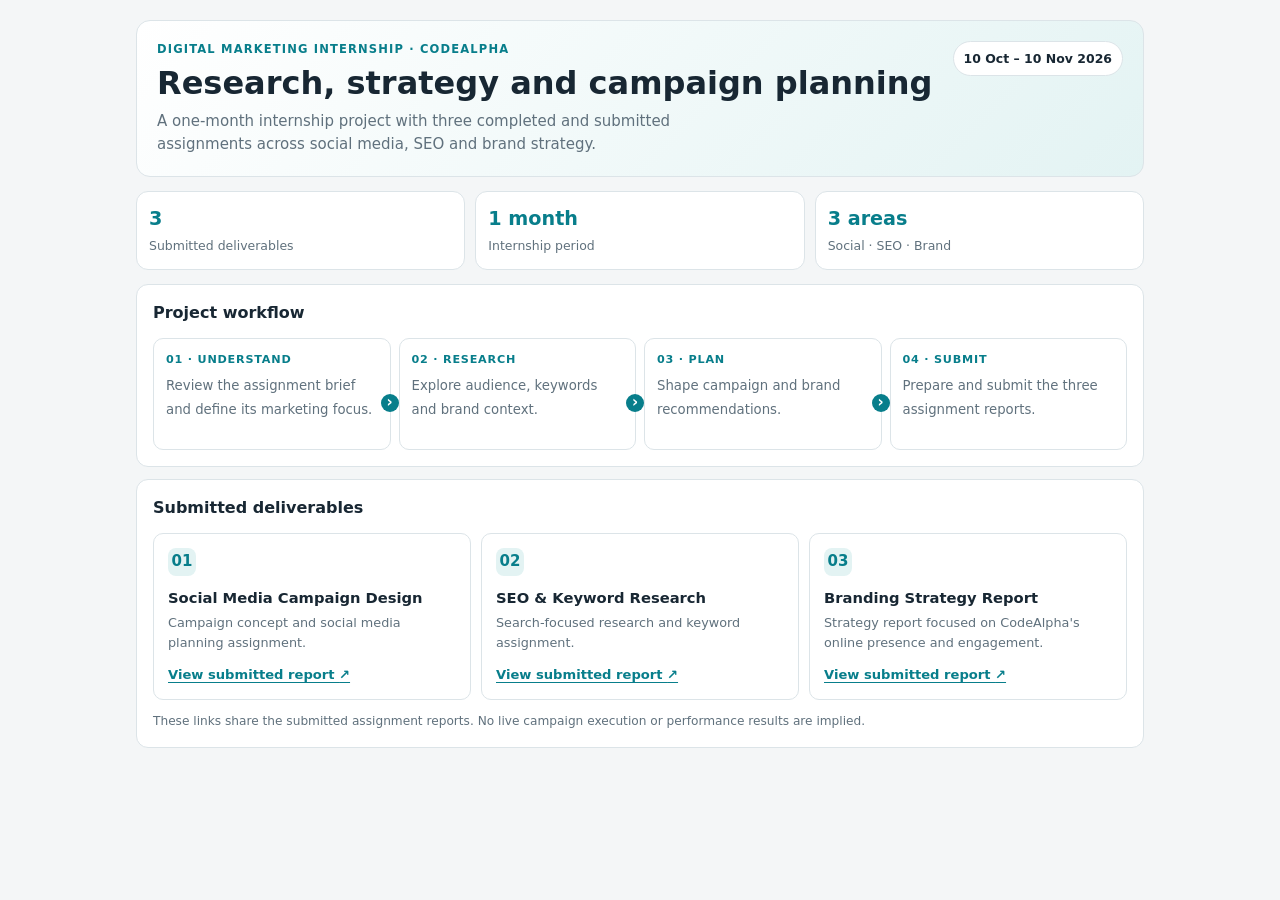
<file: codealpha-internship.html>
<!DOCTYPE html>
<html lang="en">
<head>
<meta charset="utf-8">
<meta name="viewport" content="width=device-width, initial-scale=1, viewport-fit=cover">
<meta name="color-scheme" content="light dark">
<title>Digital Marketing Internship · CodeAlpha</title>
<style>
:root{--bg:#f4f6f7;--surface:#fff;--text:#182733;--muted:#60717d;--border:#dce4e8;--accent:#087e8b;--accent-soft:#e3f3f3;color-scheme:light;box-sizing:border-box;padding-top:env(safe-area-inset-top,0px);padding-bottom:env(safe-area-inset-bottom,0px)}
:root[data-theme="dark"]{--bg:#10191e;--surface:#19252c;--text:#eaf1f3;--muted:#a6b6bd;--border:#30414a;--accent:#63c8ce;--accent-soft:#1d373b;--second:#f4b76f;color-scheme:dark}
:root[data-theme="light"]{color-scheme:light}
*{box-sizing:border-box}
body{margin:0;background:var(--bg);color:var(--text);font:15px/1.55 system-ui,-apple-system,"Segoe UI",Roboto,sans-serif}
.wrap{max-width:1040px;margin:0 auto;padding:20px 16px 28px}
.hero{display:flex;align-items:flex-start;justify-content:space-between;gap:18px;padding:20px;border:1px solid var(--border);border-radius:14px;background:linear-gradient(135deg,var(--surface),var(--accent-soft))}
.eyebrow{margin:0 0 6px;color:var(--accent);font-size:.72rem;font-weight:750;letter-spacing:.1em;text-transform:uppercase}
h1{margin:0;font-size:clamp(1.45rem,4vw,2rem);line-height:1.15}
.sub{max-width:64ch;margin:8px 0 0;color:var(--muted)}
.period{flex:none;padding:7px 10px;border:1px solid var(--border);border-radius:99px;background:var(--surface);font-size:.78rem;font-weight:650}
.stats{display:grid;grid-template-columns:repeat(3,minmax(0,1fr));gap:10px;margin:14px 0}
.stat,.card{border:1px solid var(--border);border-radius:12px;background:var(--surface)}
.stat{padding:12px}
.stat strong{display:block;color:var(--accent);font-size:1.2rem}
.stat span{color:var(--muted);font-size:.78rem}
.card{padding:16px;margin-top:12px}
h2{margin:0 0 12px;font-size:1rem}
.flow{display:grid;grid-template-columns:repeat(4,minmax(0,1fr));gap:8px}
.step{position:relative;min-height:112px;padding:12px;border:1px solid var(--border);border-radius:10px}
.step b{display:block;margin-bottom:6px;color:var(--accent);font-size:.7rem;letter-spacing:.07em;text-transform:uppercase}
.step span{color:var(--muted);font-size:.83rem}
.step:not(:last-child):after{position:absolute;top:50%;right:-9px;z-index:1;content:"›";width:18px;height:18px;border-radius:50%;background:var(--accent);color:#fff;text-align:center;line-height:16px;font-weight:700}
.deliverables{display:grid;grid-template-columns:repeat(3,minmax(0,1fr));gap:10px}
.deliverable{display:flex;flex-direction:column;align-items:flex-start;min-height:156px;padding:14px;border:1px solid var(--border);border-radius:10px}
.number{display:grid;width:28px;height:28px;place-items:center;margin-bottom:12px;border-radius:8px;background:var(--accent-soft);color:var(--accent);font-weight:750}
.deliverable h3{margin:0 0 6px;font-size:.92rem;line-height:1.3}
.deliverable p{flex:1;margin:0 0 12px;color:var(--muted);font-size:.8rem}
.deliverable a{color:var(--accent);font-size:.82rem;font-weight:700;text-decoration-thickness:1px;text-underline-offset:3px}
.note{margin:12px 0 0;color:var(--muted);font-size:.76rem}
:focus-visible{outline:2px solid var(--accent);outline-offset:3px}
@media(max-width:680px){.hero{flex-direction:column}.period{white-space:normal}.flow{grid-template-columns:repeat(2,minmax(0,1fr))}.step:after{display:none}}
@media(max-width:430px){.wrap{padding-inline:10px}.stats{gap:6px}.stat{padding:9px}.stat strong{font-size:1rem}.stat span{font-size:.7rem}.deliverables{grid-template-columns:1fr}.deliverable{min-height:0}.flow{gap:6px}.step{padding:10px}}
</style>
</head>
<body>
<main class="wrap" id="showcase">
  <header class="hero">
    <div>
      <p class="eyebrow">Digital Marketing Internship · CodeAlpha</p>
      <h1>Research, strategy and campaign planning</h1>
      <p class="sub">A one-month internship project with three completed and submitted assignments across social media, SEO and brand strategy.</p>
    </div>
    <span class="period">10 Oct – 10 Nov 2026</span>
  </header>

  <section class="stats" aria-label="Internship overview">
    <div class="stat"><strong>3</strong><span>Submitted deliverables</span></div>
    <div class="stat"><strong>1 month</strong><span>Internship period</span></div>
    <div class="stat"><strong>3 areas</strong><span>Social · SEO · Brand</span></div>
  </section>

  <section class="card" aria-labelledby="process-title">
    <h2 id="process-title">Project workflow</h2>
    <div class="flow">
      <div class="step"><b>01 · Understand</b><span>Review the assignment brief and define its marketing focus.</span></div>
      <div class="step"><b>02 · Research</b><span>Explore audience, keywords and brand context.</span></div>
      <div class="step"><b>03 · Plan</b><span>Shape campaign and brand recommendations.</span></div>
      <div class="step"><b>04 · Submit</b><span>Prepare and submit the three assignment reports.</span></div>
    </div>
  </section>

  <section class="card" aria-labelledby="deliverables-title">
    <h2 id="deliverables-title">Submitted deliverables</h2>
    <div class="deliverables">
      <article class="deliverable">
        <span class="number" aria-hidden="true">01</span>
        <h3>Social Media Campaign Design</h3>
        <p>Campaign concept and social media planning assignment.</p>
        <a href="assets/codealpha/social-media-campaign.pdf" target="_blank" rel="noopener noreferrer">View submitted report <span aria-hidden="true">↗</span></a>
      </article>
      <article class="deliverable">
        <span class="number" aria-hidden="true">02</span>
        <h3>SEO &amp; Keyword Research</h3>
        <p>Search-focused research and keyword assignment.</p>
        <a href="assets/codealpha/seo-keyword-research.pdf" target="_blank" rel="noopener noreferrer">View submitted report <span aria-hidden="true">↗</span></a>
      </article>
      <article class="deliverable">
        <span class="number" aria-hidden="true">03</span>
        <h3>Branding Strategy Report</h3>
        <p>Strategy report focused on CodeAlpha's online presence and engagement.</p>
        <a href="assets/codealpha/branding-strategy-report.pdf" target="_blank" rel="noopener noreferrer">View submitted report <span aria-hidden="true">↗</span></a>
      </article>
    </div>
    <p class="note">These links share the submitted assignment reports. No live campaign execution or performance results are implied.</p>
  </section>
</main>
<script>
function reportHeight(){parent.postMessage({type:"dashboard-height",height:document.documentElement.scrollHeight},"*")}
if("ResizeObserver"in window)new ResizeObserver(reportHeight).observe(document.querySelector("#showcase"));
addEventListener("resize",reportHeight);
addEventListener("load",reportHeight);
addEventListener("message",event=>{if(event.source===parent&&event.data?.type==="portfolio-theme"&&(event.data.theme==="dark"||event.data.theme==="light"))document.documentElement.dataset.theme=event.data.theme});
</script>
</body>
</html>
</file>
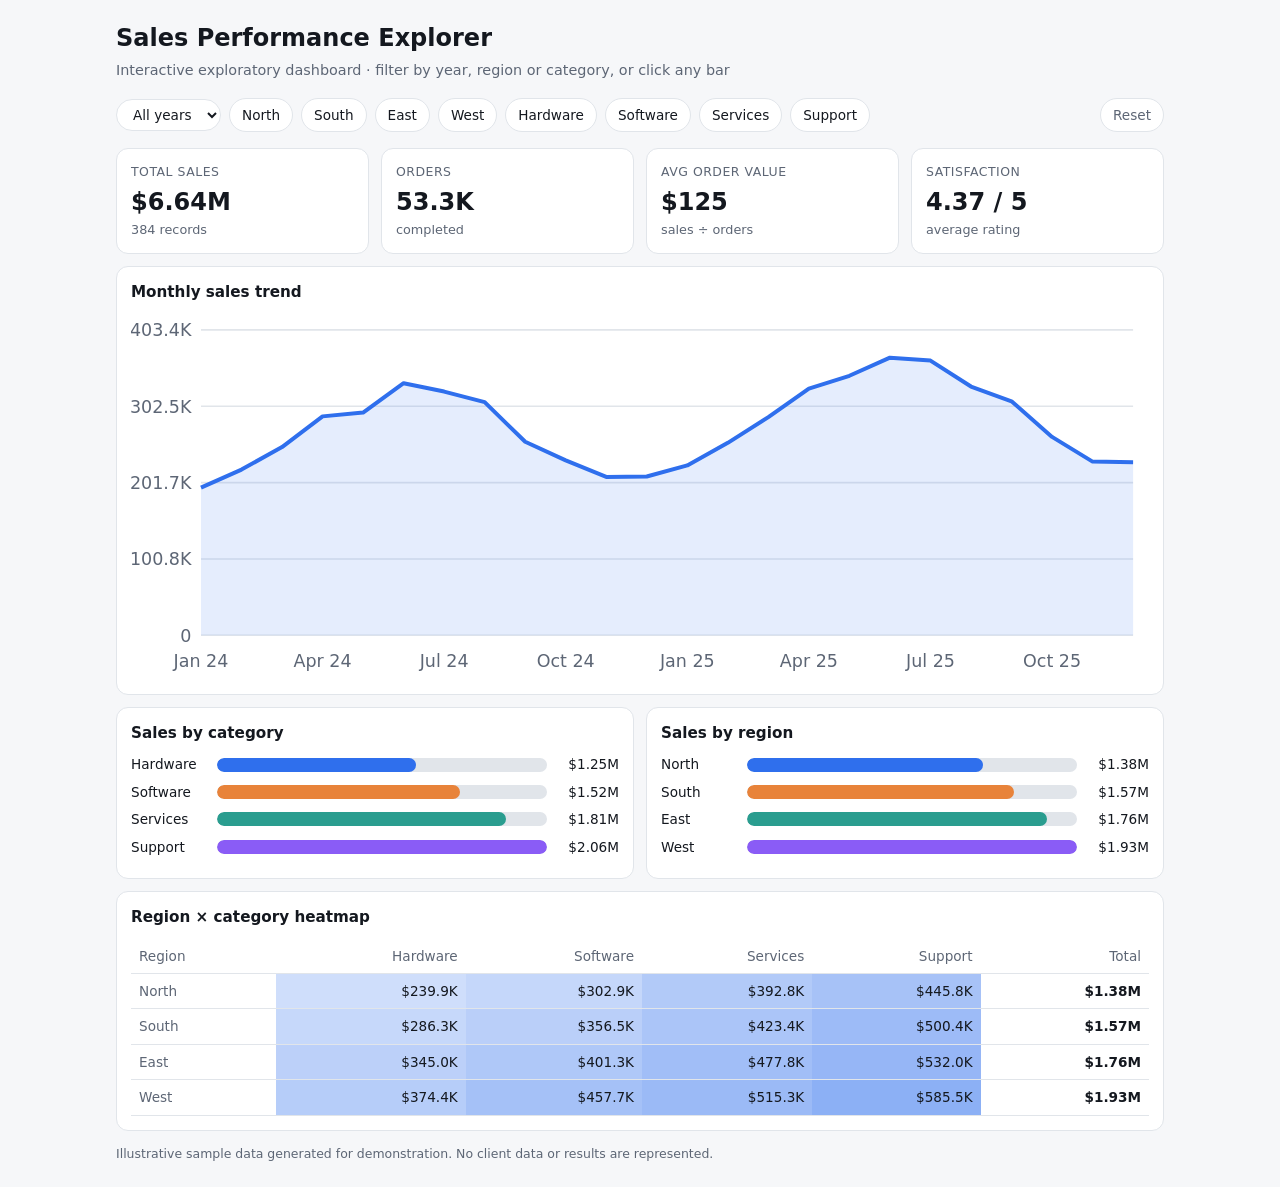
<file: interactive-data-dashboard.html>
<!DOCTYPE html>
<html lang="en">
<head>
<meta charset="utf-8">
<meta name="viewport" content="width=device-width, initial-scale=1, viewport-fit=cover">
<meta name="color-scheme" content="light dark">
<title>Interactive Data Dashboard</title>
<style>
:root{--bg:#f6f7f9;--surface:#fff;--text:#14181f;--muted:#5d6675;--border:#e1e5ea;--accent:#2f6fed;--a2:#e8833a;--a3:#2a9d8f;--a4:#8a5cf6;color-scheme:light;box-sizing:border-box;padding-top:env(safe-area-inset-top,0px);padding-bottom:env(safe-area-inset-bottom,0px)}
@media (prefers-color-scheme:dark){:root:not([data-theme="light"]){--bg:#0f1318;--surface:#181e26;--text:#eef1f5;--muted:#9aa4b2;--border:#2a323d;--accent:#6c9bff;--a2:#f0a064;--a3:#4cc3b4;--a4:#a98bff;color-scheme:dark}}
:root[data-theme="dark"]{--bg:#0f1318;--surface:#181e26;--text:#eef1f5;--muted:#9aa4b2;--border:#2a323d;--accent:#6c9bff;--a2:#f0a064;--a3:#4cc3b4;--a4:#a98bff;color-scheme:dark}
:root[data-theme="light"]{color-scheme:light}
html{scroll-padding-top:env(safe-area-inset-top,0px)}
*{box-sizing:border-box}
body{margin:0;background:var(--bg);color:var(--text);font:15px/1.5 system-ui,-apple-system,"Segoe UI",Roboto,sans-serif}
.wrap{max-width:1080px;margin:0 auto;padding:20px 16px 24px}
h1{font-size:1.5rem;margin:0 0 4px}
.sub{color:var(--muted);margin:0 0 16px;font-size:.9rem}
.bar{display:flex;flex-wrap:wrap;gap:8px;align-items:center;margin-bottom:16px}
.chip,select,.reset{font:inherit;font-size:.85rem;border:1px solid var(--border);background:var(--surface);color:var(--text);border-radius:999px;padding:6px 12px;cursor:pointer}
.chip.on{background:var(--accent);border-color:var(--accent);color:#fff}
.reset{margin-left:auto;color:var(--muted)}
.grid{display:grid;gap:12px}
.kpis{grid-template-columns:repeat(auto-fit,minmax(min(100%,150px),1fr));margin-bottom:12px}
.card{background:var(--surface);border:1px solid var(--border);border-radius:12px;padding:14px}
.k{color:var(--muted);font-size:.78rem;text-transform:uppercase;letter-spacing:.04em}
.v{font-size:1.5rem;font-weight:650;margin-top:2px}
.d{font-size:.8rem;color:var(--muted)}
.two{grid-template-columns:repeat(auto-fit,minmax(min(100%,300px),1fr));margin-top:12px}
h2{font-size:.95rem;margin:0 0 10px}
svg{width:100%;height:auto;display:block}
.row{display:grid;grid-template-columns:78px minmax(0,1fr) 64px;gap:8px;align-items:center;margin:7px 0;cursor:pointer;font-size:.85rem}
.row .t{height:14px;background:var(--border);border-radius:7px;overflow:hidden}
.row .f{height:100%;border-radius:7px;transition:width .3s}
.row.dim{opacity:.4}
.row .n{text-align:right;font-variant-numeric:tabular-nums}
.scroll{overflow-x:auto}
table{border-collapse:collapse;width:100%;font-size:.85rem;font-variant-numeric:tabular-nums}
th,td{padding:7px 8px;text-align:right;border-bottom:1px solid var(--border)}
th:first-child,td:first-child{text-align:left}
th{color:var(--muted);font-weight:500}
.note{color:var(--muted);font-size:.78rem;margin:14px 0 0}
#tip{position:fixed;pointer-events:none;background:var(--text);color:var(--bg);padding:4px 8px;border-radius:6px;font-size:.78rem;opacity:0;z-index:5}
:focus-visible{outline:2px solid var(--accent);outline-offset:2px}
@media(max-width:380px){.wrap{padding-inline:10px}.row{grid-template-columns:68px minmax(0,1fr) 58px;gap:6px}.card{padding:11px}}
</style>
</head>
<body>
<div class="wrap" id="dashboard">
<h1>Sales Performance Explorer</h1>
<p class="sub">Interactive exploratory dashboard · filter by year, region or category, or click any bar</p>
<div class="bar" id="filters" role="group" aria-label="Dashboard filters"></div>
<div class="grid kpis" id="kpis" aria-live="polite"></div>
<div class="card"><h2>Monthly sales trend</h2><svg id="line" viewBox="0 0 640 230" role="img" aria-label="Monthly sales trend line chart"></svg></div>
<div class="grid two">
<div class="card"><h2>Sales by category</h2><div id="cats"></div></div>
<div class="card"><h2>Sales by region</h2><div id="regs"></div></div>
</div>
<div class="card" style="margin-top:12px"><h2>Region × category heatmap</h2><div class="scroll"><table id="heat" aria-label="Sales by region and category"></table></div></div>
<p class="note">Illustrative sample data generated for demonstration. No client data or results are represented.</p>
</div>
<div id="tip" role="status" aria-live="polite"></div>
<script>
const R=['North','South','East','West'],C=['Hardware','Software','Services','Support'],COL=['--accent','--a2','--a3','--a4'];
const MN=['Jan','Feb','Mar','Apr','May','Jun','Jul','Aug','Sep','Oct','Nov','Dec'];
let s=7;const rnd=()=>(s=(s*16807)%2147483647)/2147483647;
const D=[];
[2024,2025].forEach((y,yi)=>{for(let m=0;m<12;m++)R.forEach((r,ri)=>C.forEach((c,ci)=>{
const seas=1+.25*Math.sin((m-2)/12*2*Math.PI),g=1+yi*.14+m*.006;
const sales=Math.round((9000+ri*1800+ci*2600)*seas*g*(.85+rnd()*.3));
const orders=Math.round(sales/(70+ci*35+rnd()*15));
D.push({y,m,r,c,sales,orders,cs:3.8+rnd()*1.1+(ci==3?.1:0)});}))});
const st={y:'All',r:null,c:null};
const $=id=>document.getElementById(id),tip=$('tip');
const fmt=n=>n>=1e6?(n/1e6).toFixed(2)+'M':n>=1e3?(n/1e3).toFixed(1)+'K':Math.round(n);
const col=i=>getComputedStyle(document.documentElement).getPropertyValue(COL[i]);
const rows=(skipR,skipC)=>D.filter(d=>(st.y=='All'||d.y==st.y)&&(skipR||!st.r||d.r==st.r)&&(skipC||!st.c||d.c==st.c));
const sum=(a,k)=>a.reduce((t,d)=>t+d[k],0);
function filters(){
const f=$('filters');f.innerHTML='';
const sel=document.createElement('select');sel.setAttribute('aria-label','Filter by year');
['All',2024,2025].forEach(y=>{const o=new Option(y=='All'?'All years':y,y);if(String(st.y)==String(y))o.selected=true;sel.add(o)});
sel.onchange=()=>{st.y=sel.value;render()};f.append(sel);
R.forEach(r=>chip(f,r,st.r==r,()=>{st.r=st.r==r?null:r;render()}));
C.forEach(c=>chip(f,c,st.c==c,()=>{st.c=st.c==c?null:c;render()}));
const b=document.createElement('button');b.className='reset';b.textContent='Reset';b.onclick=()=>{st.y='All';st.r=st.c=null;render()};f.append(b);}
function chip(p,t,on,fn){const b=document.createElement('button');b.className='chip'+(on?' on':'');b.textContent=t;b.setAttribute('aria-pressed',on);b.onclick=fn;p.append(b)}
function kpis(){
const a=rows(),sl=sum(a,'sales'),o=sum(a,'orders'),cs=a.reduce((t,d)=>t+d.cs,0)/a.length;
const items=[['Total sales','$'+fmt(sl),a.length+' records'],['Orders',fmt(o),'completed'],['Avg order value','$'+(sl/o).toFixed(0),'sales ÷ orders'],['Satisfaction',cs.toFixed(2)+' / 5','average rating']];
$('kpis').innerHTML=items.map(i=>`<div class="card"><div class="k">${i[0]}</div><div class="v">${i[1]}</div><div class="d">${i[2]}</div></div>`).join('');}
function line(){
const a=rows(),yrs=st.y=='All'?[2024,2025]:[+st.y],pts=[];
yrs.forEach(y=>{for(let m=0;m<12;m++)pts.push({l:MN[m]+' '+String(y).slice(2),v:sum(a.filter(d=>d.y==y&&d.m==m),'sales')})});
const W=640,H=230,p={l:44,r:10,t:10,b:28},mx=Math.max(...pts.map(x=>x.v))*1.1||1;
const X=i=>p.l+i*(W-p.l-p.r)/(pts.length-1),Y=v=>H-p.b-v/mx*(H-p.t-p.b);
let g='';for(let i=0;i<=4;i++){const v=mx*i/4,y=Y(v);g+=`<line x1="${p.l}" x2="${W-p.r}" y1="${y}" y2="${y}" stroke="var(--border)"/><text x="${p.l-6}" y="${y+4}" text-anchor="end" font-size="11" fill="var(--muted)">${fmt(v)}</text>`}
const d=pts.map((x,i)=>(i?'L':'M')+X(i)+' '+Y(x.v)).join(' ');
const step=pts.length>12?3:1;
g+=pts.map((x,i)=>i%step==0?`<text x="${X(i)}" y="${H-8}" text-anchor="middle" font-size="11" fill="var(--muted)">${x.l}</text>`:'').join('');
g+=`<path d="${d} L${X(pts.length-1)} ${H-p.b} L${X(0)} ${H-p.b}Z" fill="var(--accent)" opacity=".12"/><path d="${d}" fill="none" stroke="var(--accent)" stroke-width="2.5" stroke-linejoin="round"/>`;
g+=pts.map((x,i)=>`<circle cx="${X(i)}" cy="${Y(x.v)}" r="5" fill="var(--accent)" opacity="0" data-t="${x.l}: $${fmt(x.v)}"/>`).join('');
$('line').innerHTML=g;
$('line').querySelectorAll('circle').forEach(c=>{c.onmouseenter=()=>{c.setAttribute('opacity',1);tip.textContent=c.dataset.t;tip.style.opacity=1};c.onmousemove=e=>{tip.style.left=e.clientX+10+'px';tip.style.top=e.clientY-30+'px'};c.onmouseleave=()=>{c.setAttribute('opacity',0);tip.style.opacity=0}});}
function bars(id,list,key,skip,idx){
const tot=list.map(n=>sum(rows(key=='r'?true:false,key=='c'?true:false).filter(d=>d[key]==n),'sales')),mx=Math.max(...tot)||1;
$(`${id}`).innerHTML=list.map((n,i)=>`<div class="row ${st[key]&&st[key]!=n?'dim':''}" data-n="${n}" role="button" tabindex="0" aria-pressed="${st[key]==n}"><span>${n}</span><span class="t"><span class="f" style="display:block;width:${tot[i]/mx*100}%;background:${col(idx?i%4:(key=='r'?i:i))}"></span></span><span class="n">$${fmt(tot[i])}</span></div>`).join('');
$(`${id}`).querySelectorAll('.row').forEach(r=>{const activate=()=>{st[key]=st[key]==r.dataset.n?null:r.dataset.n;render()};r.onclick=activate;r.onkeydown=e=>{if(e.key==='Enter'||e.key===' '){e.preventDefault();activate()}}});}
function heat(){
const a=rows(),cells=R.map(r=>C.map(c=>sum(a.filter(d=>d.r==r&&d.c==c),'sales'))),mx=Math.max(...cells.flat())||1;
$('heat').innerHTML=`<thead><tr><th scope="col">Region</th>${C.map(c=>`<th scope="col">${c}</th>`).join('')}<th scope="col">Total</th></tr></thead><tbody>`+R.map((r,i)=>`<tr><th scope="row">${r}</th>${cells[i].map(v=>`<td style="background:color-mix(in srgb,var(--accent) ${Math.round(v/mx*55)}%,transparent)">$${fmt(v)}</td>`).join('')}<td><b>$${fmt(cells[i].reduce((a,b)=>a+b,0))}</b></td></tr>`).join('')+'</tbody>';}
function render(){filters();kpis();line();bars('cats',C,'c',0,1);bars('regs',R,'r',0,1);heat();reportHeight()}
function reportHeight(){parent.postMessage({type:'dashboard-height',height:document.documentElement.scrollHeight},'*')}
addEventListener('message',e=>{if(e.source===parent&&e.data?.type==='portfolio-theme'&&(e.data.theme==='dark'||e.data.theme==='light')){document.documentElement.dataset.theme=e.data.theme}});
if('ResizeObserver'in window)new ResizeObserver(reportHeight).observe($('dashboard'));
addEventListener('resize',reportHeight);
render();
requestAnimationFrame(reportHeight);
</script>
</body>
</html>
</file>
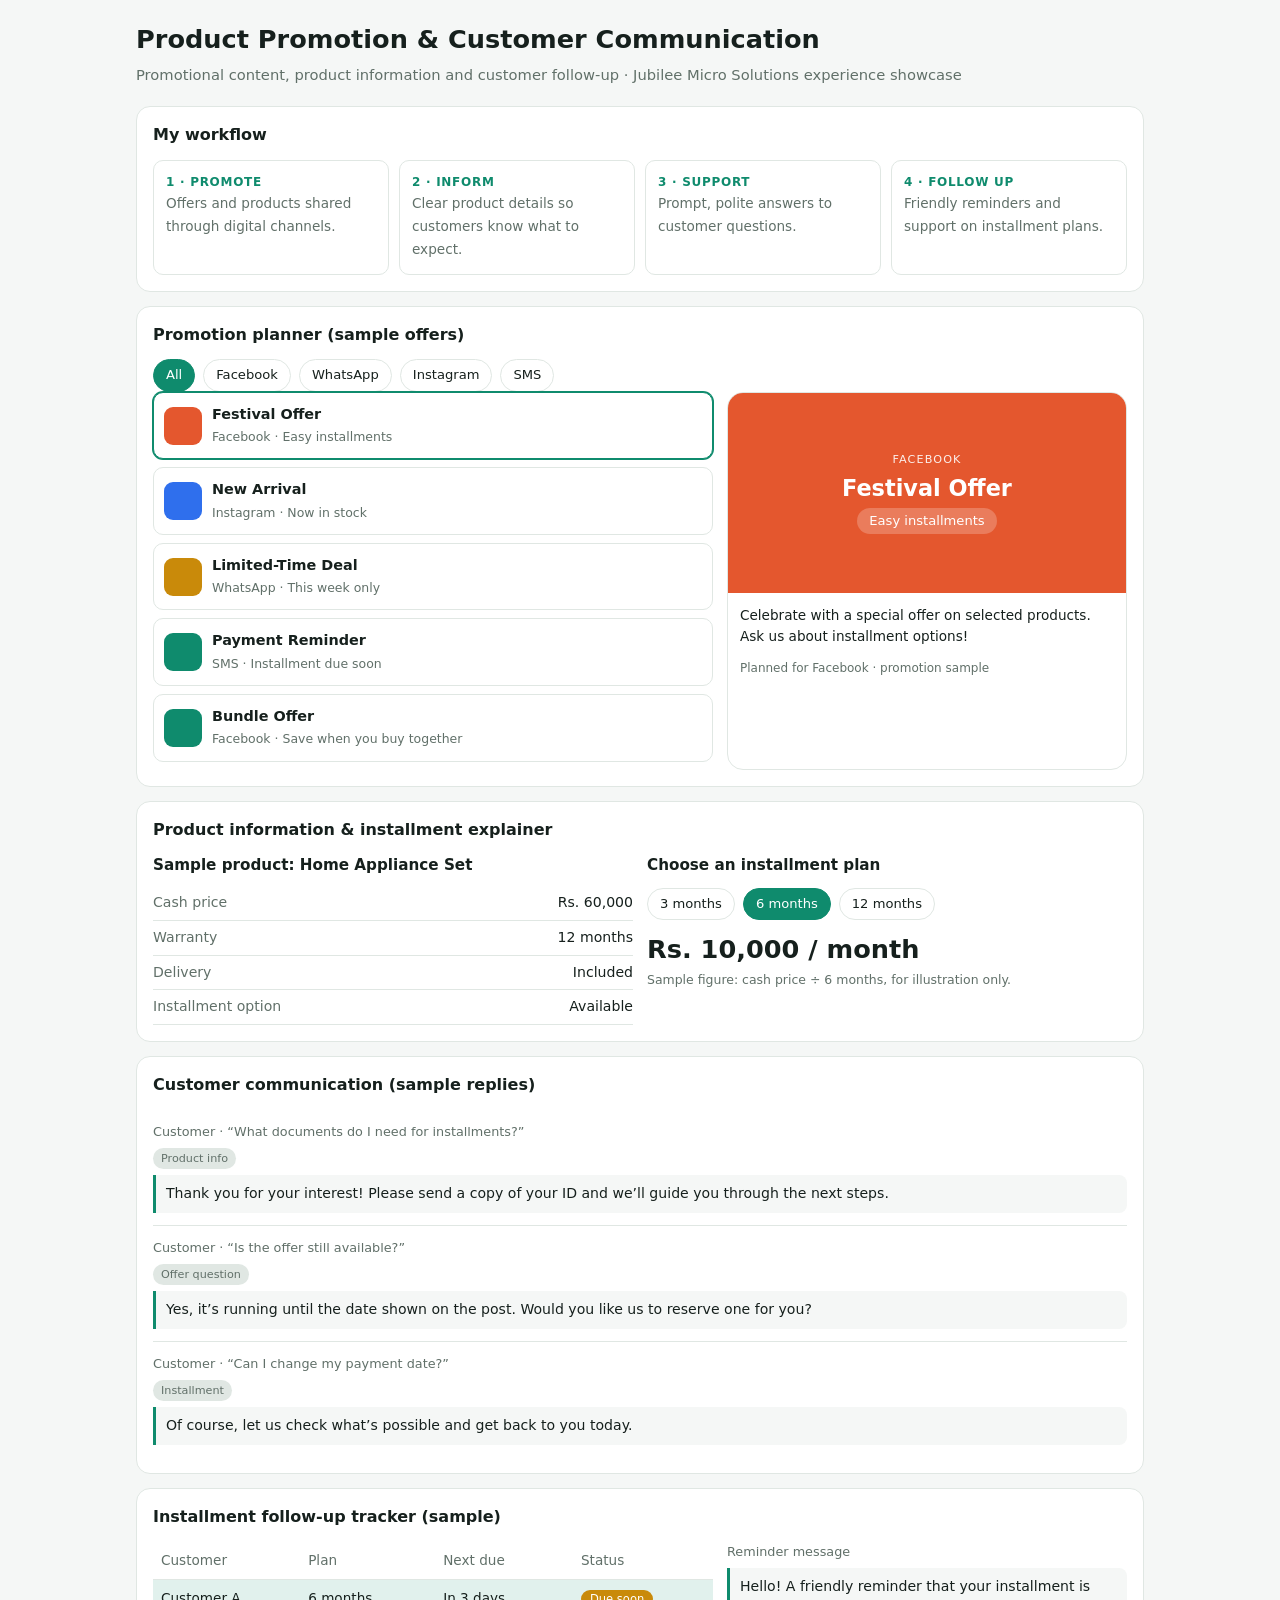
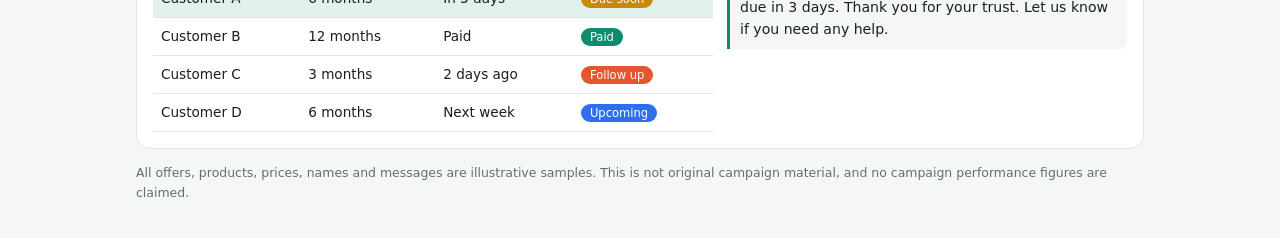
<file: product-promotion-customer-communication.html>
<!DOCTYPE html>
<html lang="en">
<head>
<meta charset="utf-8">
<meta name="viewport" content="width=device-width, initial-scale=1, viewport-fit=cover">
<meta name="color-scheme" content="light dark">
<title>Product Promotion &amp; Customer Communication</title>
<style>
:root{--bg:#f5f7f6;--surface:#fff;--text:#16201d;--muted:#617069;--border:#e0e7e3;--accent:#0f8b6d;--c1:#0f8b6d;--c2:#2f6fed;--c3:#e4572e;--c4:#c98a0a;color-scheme:light;box-sizing:border-box;padding-top:env(safe-area-inset-top,0px);padding-bottom:env(safe-area-inset-bottom,0px)}
@media(prefers-color-scheme:dark){:root:not([data-theme="light"]){--bg:#0e1412;--surface:#171f1c;--text:#eef4f1;--muted:#9aa8a1;--border:#2a3530;--accent:#3fcfa6;--c1:#3fcfa6;--c2:#6c9bff;--c3:#ff7a52;--c4:#f0bd48;color-scheme:dark}}
:root[data-theme="dark"]{--bg:#0e1412;--surface:#171f1c;--text:#eef4f1;--muted:#9aa8a1;--border:#2a3530;--accent:#3fcfa6;--c1:#3fcfa6;--c2:#6c9bff;--c3:#ff7a52;--c4:#f0bd48;color-scheme:dark}
:root[data-theme="light"]{color-scheme:light}
html{scroll-padding-top:env(safe-area-inset-top,0px)}
*{box-sizing:border-box}
body{margin:0;background:var(--bg);color:var(--text);font:15px/1.55 system-ui,-apple-system,"Segoe UI",Roboto,sans-serif}
.wrap{max-width:1040px;margin:0 auto;padding:20px 16px 24px}
h1{font-size:1.6rem;margin:0 0 4px}
h2{font-size:1rem;margin:0 0 12px}
.sub{color:var(--muted);margin:0 0 20px;font-size:.92rem}
.card{background:var(--surface);border:1px solid var(--border);border-radius:14px;padding:16px;margin-bottom:14px}
.flow{display:grid;grid-template-columns:repeat(auto-fit,minmax(min(100%,200px),1fr));gap:10px}
.step{border:1px solid var(--border);border-radius:10px;padding:12px}
.step b{display:block;color:var(--accent);font-size:.75rem;letter-spacing:.06em;text-transform:uppercase}
.step span{font-size:.85rem;color:var(--muted)}
.chips{display:flex;flex-wrap:wrap;gap:8px}
.chip{font:inherit;font-size:.82rem;border:1px solid var(--border);background:var(--surface);color:var(--text);border-radius:999px;padding:5px 12px;cursor:pointer}
.chip.on{background:var(--accent);border-color:var(--accent);color:#fff}
.split{display:grid;grid-template-columns:minmax(0,1.4fr) minmax(min(100%,260px),1fr);gap:14px}
@media(max-width:760px){.split{grid-template-columns:1fr}}
.offer{display:flex;gap:10px;align-items:center;width:100%;text-align:left;font:inherit;color:var(--text);background:var(--surface);border:1px solid var(--border);border-radius:10px;padding:10px;margin-bottom:8px;cursor:pointer}
.offer.sel{border-color:var(--accent);box-shadow:0 0 0 1px var(--accent)}
.dot{width:38px;height:38px;border-radius:9px;flex:none}
.offer b{display:block;font-size:.9rem}
.offer span{font-size:.78rem;color:var(--muted)}
.promo{border:1px solid var(--border);border-radius:16px;overflow:hidden}
.art{padding:28px 20px;color:#fff;text-align:center;min-height:200px;display:grid;place-content:center;gap:6px}
.art small{letter-spacing:.1em;text-transform:uppercase;font-size:.7rem;opacity:.9}
.art strong{font-size:1.4rem;line-height:1.2}
.art em{font-style:normal;background:rgba(255,255,255,.22);padding:3px 12px;border-radius:999px;justify-self:center;font-size:.82rem}
.cap{padding:12px;font-size:.85rem}
.meta{padding:0 12px 12px;font-size:.75rem;color:var(--muted)}
.info{display:grid;grid-template-columns:repeat(auto-fit,minmax(min(100%,260px),1fr));gap:14px}
ul{margin:0;padding-left:18px;color:var(--muted);font-size:.88rem}
.plan{display:flex;flex-wrap:wrap;gap:8px;margin:10px 0}
.big{font-size:1.6rem;font-weight:650}
.kv{display:flex;justify-content:space-between;gap:12px;font-size:.88rem;padding:6px 0;border-bottom:1px solid var(--border)}
.kv span:first-child{color:var(--muted)}
.msg{border-top:1px solid var(--border);padding:12px 0;display:grid;gap:6px}
.msg:first-of-type{border-top:0}
.who{font-size:.8rem;color:var(--muted)}
.reply{background:var(--bg);border-left:3px solid var(--accent);padding:8px 10px;border-radius:0 8px 8px 0;font-size:.88rem}
.tag{font-size:.7rem;background:var(--border);padding:2px 8px;border-radius:999px;color:var(--muted);justify-self:start}
.scroll{overflow-x:auto}
table{border-collapse:collapse;width:100%;font-size:.85rem;min-width:420px}
th,td{padding:8px;text-align:left;border-bottom:1px solid var(--border)}
th{color:var(--muted);font-weight:500}
tbody tr{cursor:pointer}
tbody tr.sel{background:color-mix(in srgb,var(--accent) 12%,transparent)}
.st{font-size:.72rem;padding:2px 9px;border-radius:999px;color:#fff;white-space:nowrap}
.note{color:var(--muted);font-size:.78rem}
:focus-visible{outline:2px solid var(--accent);outline-offset:2px}
@media(max-width:380px){.wrap{padding-inline:10px}.card{padding:12px}.kv{font-size:.82rem}}
</style>
</head>
<body>
<main class="wrap" id="showcase">
<h1>Product Promotion &amp; Customer Communication</h1>
<p class="sub">Promotional content, product information and customer follow-up · Jubilee Micro Solutions experience showcase</p>

<section class="card"><h2>My workflow</h2>
<div class="flow">
<div class="step"><b>1 · Promote</b><span>Offers and products shared through digital channels.</span></div>
<div class="step"><b>2 · Inform</b><span>Clear product details so customers know what to expect.</span></div>
<div class="step"><b>3 · Support</b><span>Prompt, polite answers to customer questions.</span></div>
<div class="step"><b>4 · Follow up</b><span>Friendly reminders and support on installment plans.</span></div>
</div></section>

<section class="card"><h2>Promotion planner (sample offers)</h2>
<div class="chips" id="chips" role="group" aria-label="Filter promotions by channel"></div>
<div class="split"><div id="offers" aria-label="Promotion examples"></div><div class="promo" id="prev" aria-live="polite"></div></div></section>

<section class="card"><h2>Product information &amp; installment explainer</h2>
<div class="info">
<div><b style="font-size:.95rem">Sample product: Home Appliance Set</b>
<div style="margin-top:8px">
<div class="kv"><span>Cash price</span><span>Rs. 60,000</span></div>
<div class="kv"><span>Warranty</span><span>12 months</span></div>
<div class="kv"><span>Delivery</span><span>Included</span></div>
<div class="kv"><span>Installment option</span><span>Available</span></div></div></div>
<div><b style="font-size:.95rem">Choose an installment plan</b>
<div class="plan" id="plan" role="group" aria-label="Installment duration"></div>
<div class="big" id="mo" aria-live="polite"></div><div class="note" id="mo2"></div></div>
</div></section>

<section class="card"><h2>Customer communication (sample replies)</h2>
<div class="msg"><span class="who">Customer · “What documents do I need for installments?”</span><span class="tag">Product info</span><div class="reply">Thank you for your interest! Please send a copy of your ID and we’ll guide you through the next steps.</div></div>
<div class="msg"><span class="who">Customer · “Is the offer still available?”</span><span class="tag">Offer question</span><div class="reply">Yes, it’s running until the date shown on the post. Would you like us to reserve one for you?</div></div>
<div class="msg"><span class="who">Customer · “Can I change my payment date?”</span><span class="tag">Installment</span><div class="reply">Of course, let us check what’s possible and get back to you today.</div></div>
</section>

<section class="card"><h2>Installment follow-up tracker (sample)</h2>
<div class="split">
<div class="scroll" tabindex="0" aria-label="Scrollable installment tracker"><table><thead><tr><th scope="col">Customer</th><th scope="col">Plan</th><th scope="col">Next due</th><th scope="col">Status</th></tr></thead><tbody id="rows"></tbody></table></div>
<div><div class="who" style="margin-bottom:6px">Reminder message</div><div class="reply" id="rem" aria-live="polite"></div></div>
</div></section>

<p class="note">All offers, products, prices, names and messages are illustrative samples. This is not original campaign material, and no campaign performance figures are claimed.</p>
</main>
<script>
const CH=['All','Facebook','WhatsApp','Instagram','SMS'];
const O=[
{n:'Festival Offer',ch:'Facebook',c:'--c3',h:'Festival Offer',s:'Easy installments',cap:'Celebrate with a special offer on selected products. Ask us about installment options!'},
{n:'New Arrival',ch:'Instagram',c:'--c2',h:'New Arrival',s:'Now in stock',cap:'Our newest product is here. Message us for details and pricing.'},
{n:'Limited-Time Deal',ch:'WhatsApp',c:'--c4',h:'Limited-Time Deal',s:'This week only',cap:'Hello! This week we have a special deal. Reply YES and we’ll share the details.'},
{n:'Payment Reminder',ch:'SMS',c:'--c1',h:'Friendly Reminder',s:'Installment due soon',cap:'Dear customer, your installment is due soon. Thank you for staying with us.'},
{n:'Bundle Offer',ch:'Facebook',c:'--c1',h:'Bundle Offer',s:'Save when you buy together',cap:'Pick two products and enjoy a bundle price. Visit us or send a message.'}];
const T=[
{c:'Customer A',p:'6 months',d:'In 3 days',s:'Due soon',k:'--c4',m:'Hello! A friendly reminder that your installment is due in 3 days. Thank you for your trust. Let us know if you need any help.'},
{c:'Customer B',p:'12 months',d:'Paid',s:'Paid',k:'--c1',m:'Thank you! We’ve received your payment. We appreciate your timely support.'},
{c:'Customer C',p:'3 months',d:'2 days ago',s:'Follow up',k:'--c3',m:'Hello! We noticed your installment is pending. Could you let us know a convenient time to complete it? We’re happy to help.'},
{c:'Customer D',p:'6 months',d:'Next week',s:'Upcoming',k:'--c2',m:'Hello! Just a heads-up that your next installment is due next week. Reach out any time with questions.'}];
let f='All',so=0,mo=6,st=0;
const $=i=>document.getElementById(i),cv=k=>`var(${k})`;
function chips(){$('chips').innerHTML=CH.map(c=>`<button type="button" class="chip ${f==c?'on':''}" data-c="${c}" aria-pressed="${f==c}">${c}</button>`).join('');
$('chips').querySelectorAll('.chip').forEach(b=>b.onclick=()=>{f=b.dataset.c;const l=O.filter(o=>f=='All'||o.ch==f);if(!l.includes(O[so]))so=O.indexOf(l[0]);render()})}
function offers(){$('offers').innerHTML=O.map((o,i)=>(f=='All'||o.ch==f)?`<button type="button" class="offer ${so==i?'sel':''}" data-i="${i}" aria-pressed="${so==i}"><span class="dot" style="background:${cv(o.c)}"></span><div><b>${o.n}</b><span>${o.ch} · ${o.s}</span></div></button>`:'').join('');
$('offers').querySelectorAll('.offer').forEach(b=>b.onclick=()=>{so=+b.dataset.i;render()})}
function prev(){const o=O[so];$('prev').innerHTML=`<div class="art" style="background:${cv(o.c)}"><small>${o.ch}</small><strong>${o.h}</strong><em>${o.s}</em></div><div class="cap">${o.cap}</div><div class="meta">Planned for ${o.ch} · promotion sample</div>`}
function plan(){$('plan').innerHTML=[3,6,12].map(m=>`<button type="button" class="chip ${mo==m?'on':''}" data-m="${m}" aria-pressed="${mo==m}">${m} months</button>`).join('');
$('plan').querySelectorAll('.chip').forEach(b=>b.onclick=()=>{mo=+b.dataset.m;plan();calc()});calc()}
function calc(){$('mo').textContent='Rs. '+Math.round(60000/mo).toLocaleString('en-US')+' / month';$('mo2').textContent='Sample figure: cash price ÷ '+mo+' months, for illustration only.'}
function rows(){$('rows').innerHTML=T.map((t,i)=>`<tr class="${st==i?'sel':''}" data-i="${i}" tabindex="0" role="button" aria-pressed="${st==i}"><td>${t.c}</td><td>${t.p}</td><td>${t.d}</td><td><span class="st" style="background:${cv(t.k)}">${t.s}</span></td></tr>`).join('');
$('rows').querySelectorAll('tr').forEach(r=>{const select=()=>{st=+r.dataset.i;rows();$('rem').textContent=T[st].m};r.onclick=select;r.onkeydown=e=>{if(e.key==='Enter'||e.key===' '){e.preventDefault();select()}}});$('rem').textContent=T[st].m}
function reportHeight(){parent.postMessage({type:'dashboard-height',height:document.documentElement.scrollHeight},'*')}
function render(){chips();offers();prev();requestAnimationFrame(reportHeight)}
addEventListener('message',e=>{if(e.source===parent&&e.data?.type==='portfolio-theme'&&(e.data.theme==='dark'||e.data.theme==='light'))document.documentElement.dataset.theme=e.data.theme});
if('ResizeObserver'in window)new ResizeObserver(reportHeight).observe($('showcase'));
addEventListener('resize',reportHeight);
render();plan();rows();
</script>
</body>
</html>
</file>
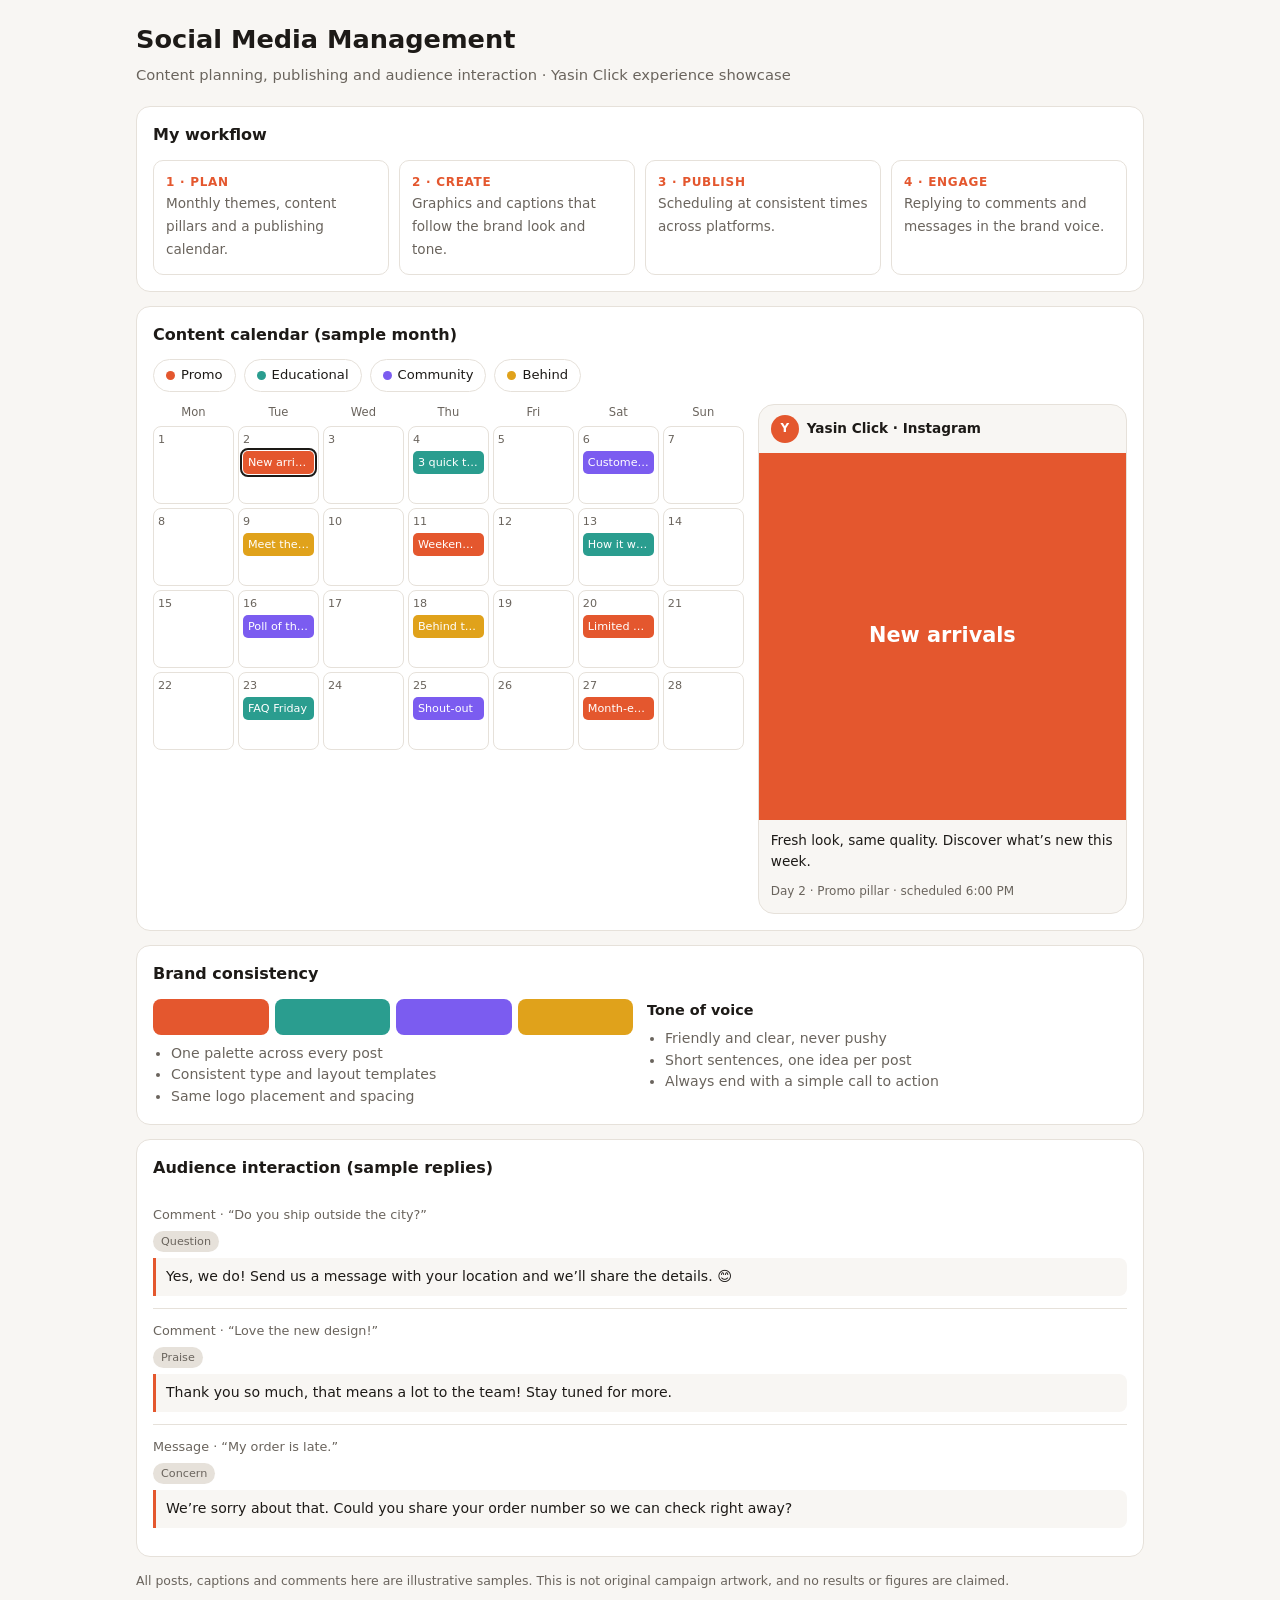
<file: social-media-management.html>
<!DOCTYPE html>
<html lang="en">
<head>
<meta charset="utf-8">
<meta name="viewport" content="width=device-width, initial-scale=1, viewport-fit=cover">
<meta name="color-scheme" content="light dark">
<title>Social Media Management</title>
<style>
:root{--bg:#f8f6f3;--surface:#fff;--text:#1d1a17;--muted:#6a645d;--border:#e6e1da;--accent:#e4572e;--p1:#e4572e;--p2:#2a9d8f;--p3:#7b5cf0;--p4:#e0a21b;color-scheme:light;box-sizing:border-box;padding-top:env(safe-area-inset-top,0px);padding-bottom:env(safe-area-inset-bottom,0px)}
@media(prefers-color-scheme:dark){:root:not([data-theme="light"]){--bg:#14120f;--surface:#1e1b17;--text:#f3efe9;--muted:#a39b91;--border:#322d27;--accent:#ff7a52;--p1:#ff7a52;--p2:#4cc3b4;--p3:#9d86ff;--p4:#f0bd48;color-scheme:dark}}
:root[data-theme="dark"]{--bg:#14120f;--surface:#1e1b17;--text:#f3efe9;--muted:#a39b91;--border:#322d27;--accent:#ff7a52;--p1:#ff7a52;--p2:#4cc3b4;--p3:#9d86ff;--p4:#f0bd48;color-scheme:dark}
:root[data-theme="light"]{color-scheme:light}
html{scroll-padding-top:env(safe-area-inset-top,0px)}
*{box-sizing:border-box}
body{margin:0;background:var(--bg);color:var(--text);font:15px/1.55 system-ui,-apple-system,"Segoe UI",Roboto,sans-serif}
.wrap{max-width:1040px;margin:0 auto;padding:20px 16px 24px}
h1{font-size:1.6rem;margin:0 0 4px}
h2{font-size:1rem;margin:0 0 12px}
.sub{color:var(--muted);margin:0 0 20px;font-size:.92rem}
.card{background:var(--surface);border:1px solid var(--border);border-radius:14px;padding:16px;margin-bottom:14px}
.flow{display:grid;grid-template-columns:repeat(auto-fit,minmax(min(100%,200px),1fr));gap:10px}
.step{border:1px solid var(--border);border-radius:10px;padding:12px}
.step b{display:block;color:var(--accent);font-size:.75rem;letter-spacing:.06em;text-transform:uppercase}
.step span{font-size:.85rem;color:var(--muted)}
.chips{display:flex;flex-wrap:wrap;gap:8px;margin-bottom:12px}
.chip{font:inherit;font-size:.82rem;border:1px solid var(--border);background:var(--surface);color:var(--text);border-radius:999px;padding:5px 12px;cursor:pointer;display:flex;align-items:center;gap:6px}
.chip i{width:9px;height:9px;border-radius:50%;display:inline-block}
.chip.on{border-color:var(--text);font-weight:600}
.split{display:grid;grid-template-columns:minmax(0,1.6fr) minmax(min(100%,260px),1fr);gap:14px}
@media(max-width:760px){.split{grid-template-columns:1fr}}
.scroll{overflow-x:auto}
.cal{display:grid;grid-template-columns:repeat(7,minmax(70px,1fr));gap:4px;min-width:520px}
.dh{font-size:.72rem;color:var(--muted);text-align:center}
.day{min-height:78px;border:1px solid var(--border);border-radius:8px;padding:4px;font-size:.7rem;color:var(--muted)}
.post{display:block;width:100%;text-align:left;font:inherit;font-size:.7rem;margin-top:3px;padding:3px 5px;border-radius:5px;border:0;color:#fff;cursor:pointer;white-space:nowrap;overflow:hidden;text-overflow:ellipsis}
.post.sel{outline:2px solid var(--text);outline-offset:1px}
.post.dim{opacity:.25}
.phone{border:1px solid var(--border);border-radius:16px;overflow:hidden;background:var(--bg)}
.ph-h{display:flex;align-items:center;gap:8px;padding:10px 12px;font-size:.85rem;font-weight:600}
.av{width:28px;height:28px;border-radius:50%;background:var(--accent);color:#fff;display:grid;place-items:center;font-size:.75rem}
.art{aspect-ratio:1/1;display:grid;place-items:center;text-align:center;padding:24px;color:#fff;font-weight:700;font-size:1.3rem;line-height:1.25}
.cap{padding:10px 12px;font-size:.85rem}
.meta{padding:0 12px 12px;font-size:.75rem;color:var(--muted)}
.brand{display:grid;grid-template-columns:repeat(auto-fit,minmax(min(100%,220px),1fr));gap:14px}
.sw{display:flex;gap:6px;margin-bottom:8px}
.sw span{flex:1;height:36px;border-radius:8px}
ul{margin:0;padding-left:18px;color:var(--muted);font-size:.88rem}
.msg{border-top:1px solid var(--border);padding:12px 0;display:grid;gap:6px}
.msg:first-of-type{border-top:0}
.who{font-size:.8rem;color:var(--muted)}
.reply{background:var(--bg);border-left:3px solid var(--accent);padding:8px 10px;border-radius:0 8px 8px 0;font-size:.88rem}
.tag{font-size:.7rem;background:var(--border);padding:2px 8px;border-radius:999px;color:var(--muted);justify-self:start}
.note{color:var(--muted);font-size:.78rem;margin:14px 0 0}
:focus-visible{outline:2px solid var(--accent);outline-offset:2px}
@media(max-width:380px){.wrap{padding-inline:10px}.card{padding:12px}}
</style>
</head>
<body>
<main class="wrap" id="showcase">
<h1>Social Media Management</h1>
<p class="sub">Content planning, publishing and audience interaction · Yasin Click experience showcase</p>

<section class="card"><h2>My workflow</h2>
<div class="flow">
<div class="step"><b>1 · Plan</b><span>Monthly themes, content pillars and a publishing calendar.</span></div>
<div class="step"><b>2 · Create</b><span>Graphics and captions that follow the brand look and tone.</span></div>
<div class="step"><b>3 · Publish</b><span>Scheduling at consistent times across platforms.</span></div>
<div class="step"><b>4 · Engage</b><span>Replying to comments and messages in the brand voice.</span></div>
</div></section>

<section class="card"><h2>Content calendar (sample month)</h2>
<div class="chips" id="chips" role="group" aria-label="Filter calendar by content pillar"></div>
<div class="split">
<div class="scroll" tabindex="0" aria-label="Scrollable content calendar"><div class="cal" id="cal"></div></div>
<div class="phone" id="prev" aria-live="polite"></div>
</div></section>

<section class="card"><h2>Brand consistency</h2>
<div class="brand">
<div><div class="sw" aria-label="Sample brand color palette"><span style="background:var(--p1)"></span><span style="background:var(--p2)"></span><span style="background:var(--p3)"></span><span style="background:var(--p4)"></span></div>
<ul><li>One palette across every post</li><li>Consistent type and layout templates</li><li>Same logo placement and spacing</li></ul></div>
<div><b style="font-size:.9rem">Tone of voice</b>
<ul style="margin-top:6px"><li>Friendly and clear, never pushy</li><li>Short sentences, one idea per post</li><li>Always end with a simple call to action</li></ul></div>
</div></section>

<section class="card"><h2>Audience interaction (sample replies)</h2>
<div class="msg"><span class="who">Comment · “Do you ship outside the city?”</span><span class="tag">Question</span><div class="reply">Yes, we do! Send us a message with your location and we’ll share the details. 😊</div></div>
<div class="msg"><span class="who">Comment · “Love the new design!”</span><span class="tag">Praise</span><div class="reply">Thank you so much, that means a lot to the team! Stay tuned for more.</div></div>
<div class="msg"><span class="who">Message · “My order is late.”</span><span class="tag">Concern</span><div class="reply">We’re sorry about that. Could you share your order number so we can check right away?</div></div>
</section>
<p class="note">All posts, captions and comments here are illustrative samples. This is not original campaign artwork, and no results or figures are claimed.</p>
</main>
<script>
const P={Promo:'--p1',Educational:'--p2',Community:'--p3',Behind:'--p4'};
const POSTS=[
{d:2,p:'Promo',pf:'Instagram',t:'New arrivals',c:'Fresh look, same quality. Discover what’s new this week.'},
{d:4,p:'Educational',pf:'Facebook',t:'3 quick tips',c:'Three simple tips to get more from your purchase. Save this post!'},
{d:6,p:'Community',pf:'Instagram',t:'Customer love',c:'Thank you for sharing your moments with us. Tag us to be featured.'},
{d:9,p:'Behind',pf:'Instagram',t:'Meet the team',c:'A peek at who makes it all happen every day.'},
{d:11,p:'Promo',pf:'Facebook',t:'Weekend offer',c:'This weekend only. Message us to claim your offer.'},
{d:13,p:'Educational',pf:'Instagram',t:'How it works',c:'Step by step, here’s how to get started in under a minute.'},
{d:16,p:'Community',pf:'Facebook',t:'Poll of the week',c:'Which would you pick? Vote in the comments!'},
{d:18,p:'Behind',pf:'Instagram',t:'Behind the scenes',c:'How one design goes from sketch to finished post.'},
{d:20,p:'Promo',pf:'Instagram',t:'Limited stock',c:'Only a few left. Don’t miss out.'},
{d:23,p:'Educational',pf:'Facebook',t:'FAQ Friday',c:'Your most asked questions, answered in one place.'},
{d:25,p:'Community',pf:'Instagram',t:'Shout-out',c:'A big thank you to everyone who joined in this month.'},
{d:27,p:'Promo',pf:'Facebook',t:'Month-end deal',c:'One last offer before the month closes.'}];
let f=null,sel=0;
const $=i=>document.getElementById(i);
function chips(){$('chips').innerHTML=Object.keys(P).map(k=>`<button type="button" class="chip ${f==k?'on':''}" data-k="${k}" aria-pressed="${f==k}"><i style="background:var(${P[k]})"></i>${k}</button>`).join('');
$('chips').querySelectorAll('.chip').forEach(b=>b.onclick=()=>{f=f==b.dataset.k?null:b.dataset.k;render()})}
function cal(){let h=['Mon','Tue','Wed','Thu','Fri','Sat','Sun'].map(x=>`<div class="dh">${x}</div>`).join('');
for(let d=1;d<=28;d++){const ps=POSTS.map((p,i)=>[p,i]).filter(x=>x[0].d==d);
h+=`<div class="day">${d}${ps.map(([p,i])=>`<button type="button" class="post ${sel==i?'sel':''} ${f&&f!=p.p?'dim':''}" data-i="${i}" aria-pressed="${sel==i}" style="background:var(${P[p.p]})">${p.t}</button>`).join('')}</div>`}
$('cal').innerHTML=h;$('cal').querySelectorAll('.post').forEach(b=>b.onclick=()=>{sel=+b.dataset.i;render()})}
function prev(){const p=POSTS[sel];$('prev').innerHTML=`<div class="ph-h"><span class="av">Y</span>Yasin Click · ${p.pf}</div><div class="art" style="background:var(${P[p.p]})">${p.t}</div><div class="cap">${p.c}</div><div class="meta">Day ${p.d} · ${p.p} pillar · scheduled 6:00 PM</div>`}
function reportHeight(){parent.postMessage({type:'dashboard-height',height:document.documentElement.scrollHeight},'*')}
function render(){chips();cal();prev();requestAnimationFrame(reportHeight)}
addEventListener('message',e=>{if(e.source===parent&&e.data?.type==='portfolio-theme'&&(e.data.theme==='dark'||e.data.theme==='light'))document.documentElement.dataset.theme=e.data.theme});
if('ResizeObserver'in window)new ResizeObserver(reportHeight).observe($('showcase'));
addEventListener('resize',reportHeight);
render();
</script>
</body>
</html>
</file>
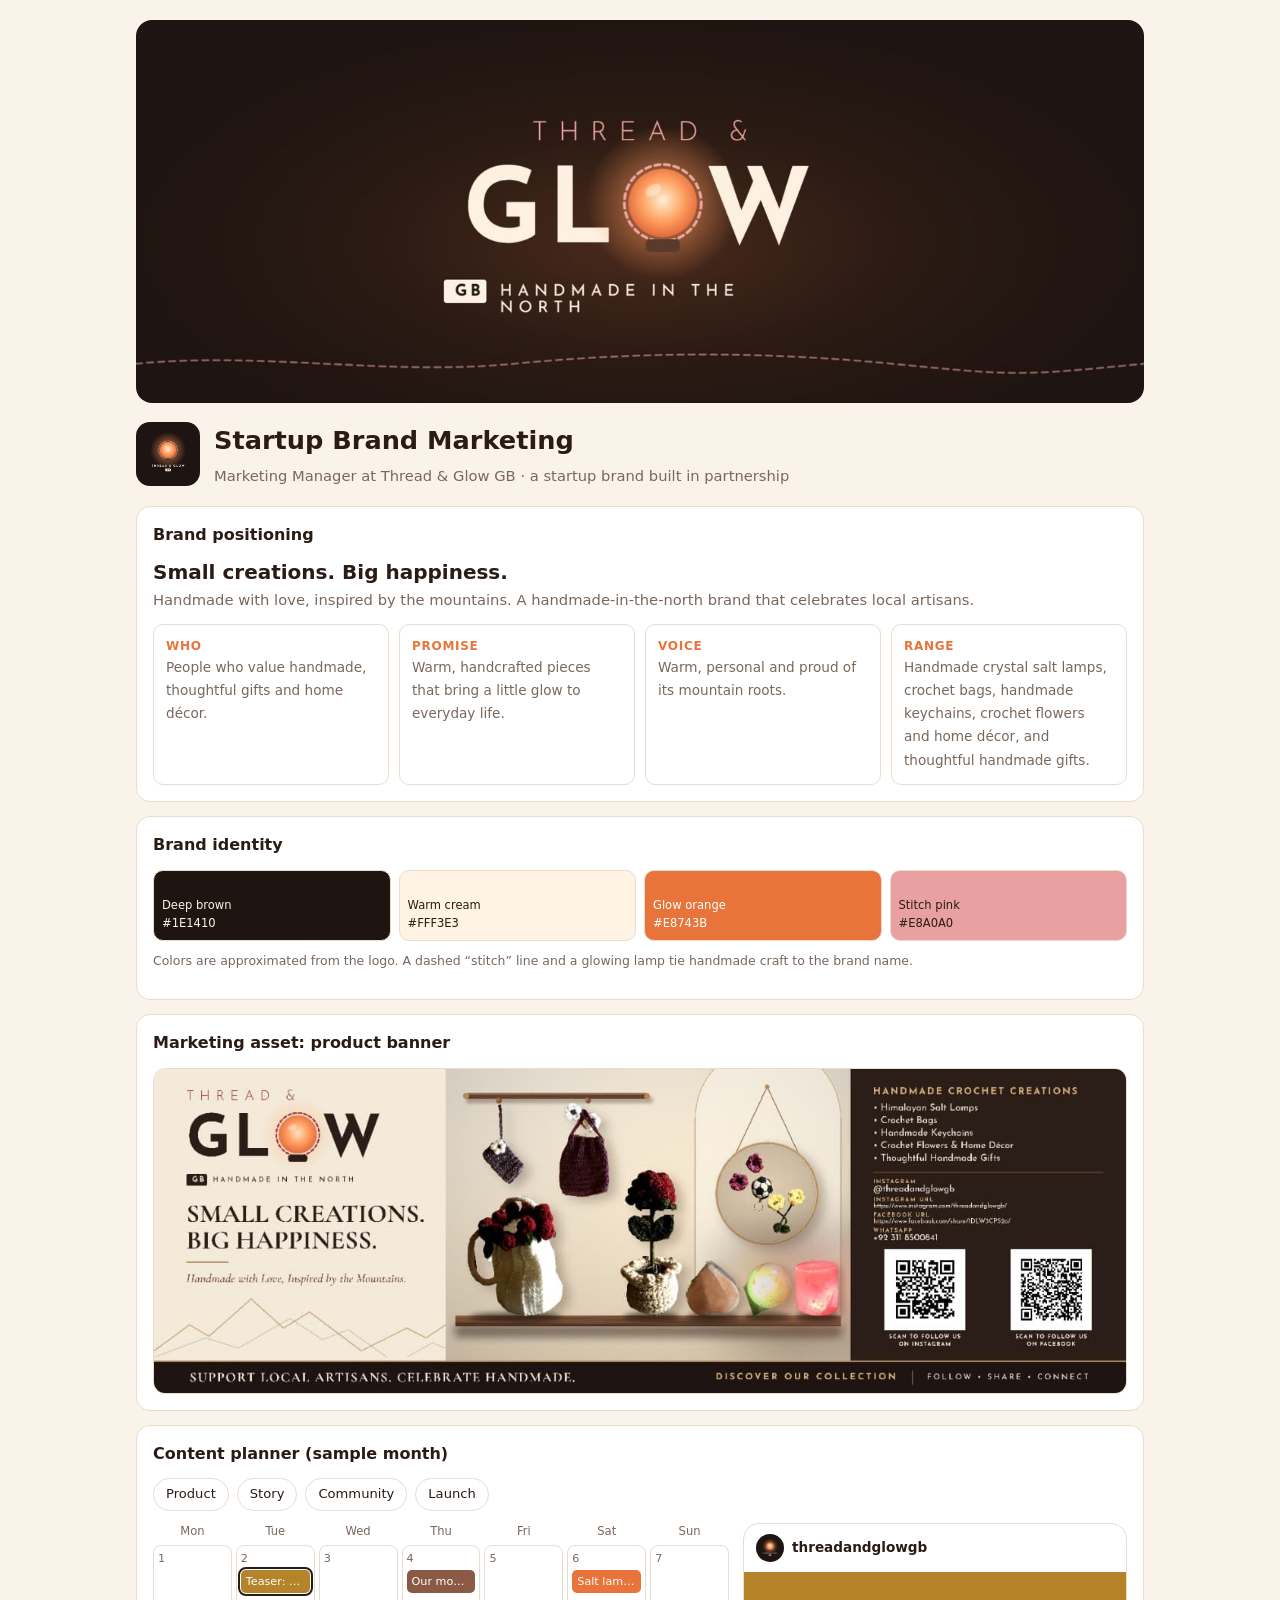
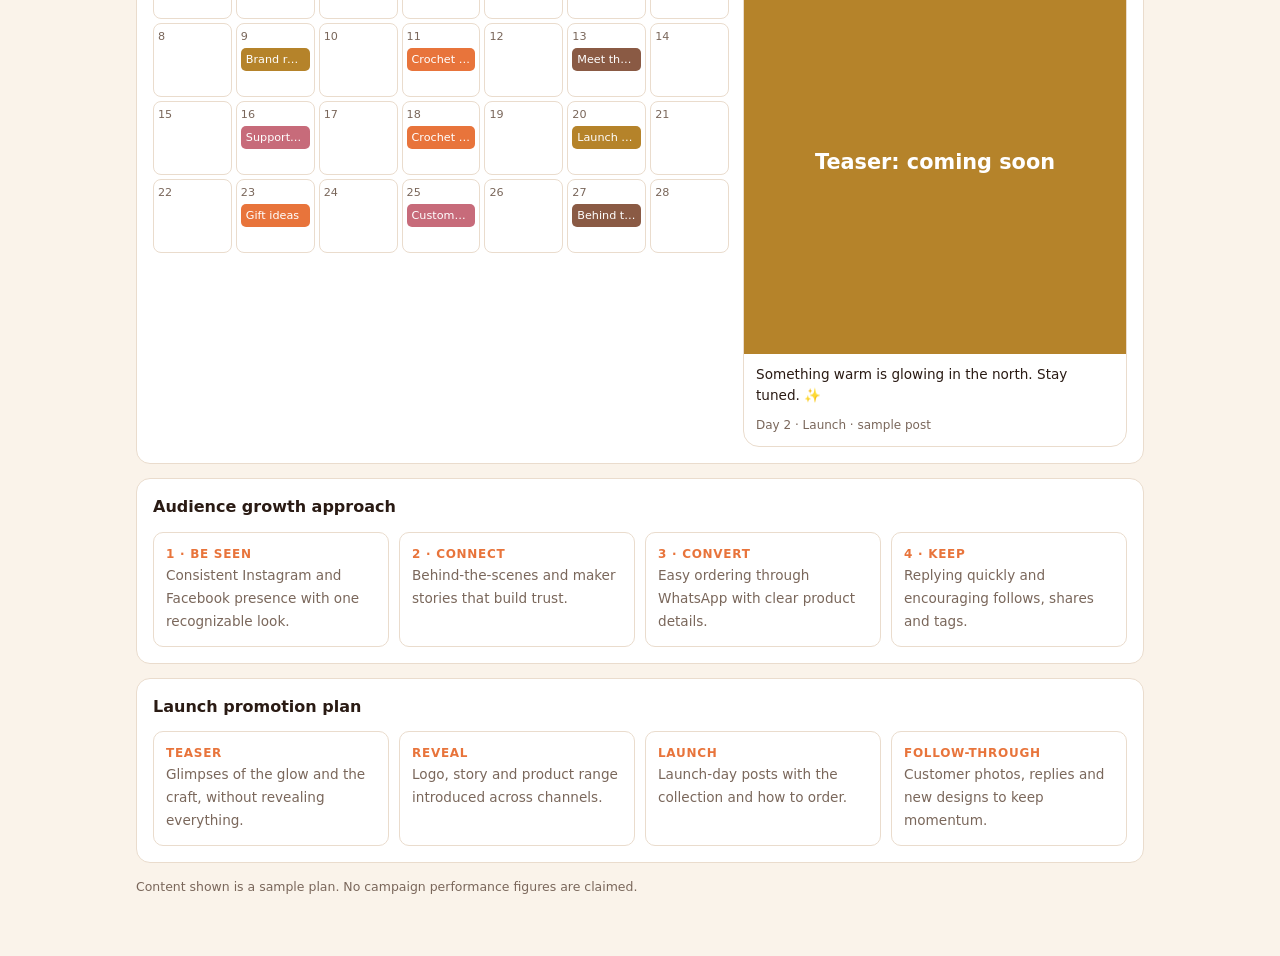
<file: thread-glow-brand-marketing.html>
<!DOCTYPE html>
<html lang="en">
<head>
<meta charset="utf-8">
<meta name="viewport" content="width=device-width, initial-scale=1, viewport-fit=cover">
<title>Startup Brand Marketing · Thread &amp; Glow GB</title>
<style>
:root{--bg:#faf3ea;--surface:#fff;--text:#2a1b14;--muted:#7a675b;--border:#eadccd;--accent:#e8743b;--pink:#e8a0a0;--dark:#1e1410;--cream:#fff3e3;color-scheme:light;box-sizing:border-box;padding-top:env(safe-area-inset-top,0px);padding-bottom:env(safe-area-inset-bottom,0px)}
@media (prefers-color-scheme:dark){:root:not([data-theme="light"]){--bg:#171009;--surface:#231813;--text:#fbefe0;--muted:#b4a094;--border:#3a2a21;--accent:#ff8a4f;color-scheme:dark}}
:root[data-theme="dark"]{--bg:#171009;--surface:#231813;--text:#fbefe0;--muted:#b4a094;--border:#3a2a21;--accent:#ff8a4f;color-scheme:dark}
:root[data-theme="light"]{color-scheme:light}
html{scroll-padding-top:env(safe-area-inset-top,0px)}
*{box-sizing:border-box}
body{margin:0;background:var(--bg);color:var(--text);font:15px/1.55 system-ui,-apple-system,"Segoe UI",Roboto,sans-serif}
.wrap{max-width:1040px;margin:0 auto;padding:20px 16px 48px}
.hero{border-radius:16px;overflow:hidden;background:var(--dark);margin-bottom:18px}
.hero img{width:100%;display:block}
h1{font-size:1.6rem;margin:0 0 4px}
h2{font-size:1rem;margin:0 0 12px}
.head{display:flex;gap:14px;align-items:center;margin-bottom:18px}
.head img{width:64px;height:64px;border-radius:14px;flex:none}
.sub{color:var(--muted);margin:0;font-size:.92rem}
.card{background:var(--surface);border:1px solid var(--border);border-radius:14px;padding:16px;margin-bottom:14px}
.grid{display:grid;grid-template-columns:repeat(auto-fit,minmax(200px,1fr));gap:10px}
.step{border:1px solid var(--border);border-radius:10px;padding:12px}
.step b{display:block;color:var(--accent);font-size:.75rem;letter-spacing:.06em;text-transform:uppercase}
.step span{font-size:.85rem;color:var(--muted)}
.quote{font-size:1.25rem;font-weight:650;line-height:1.3;margin:0 0 4px}
.chips{display:flex;flex-wrap:wrap;gap:8px;margin-bottom:12px}
.chip{font:inherit;font-size:.82rem;border:1px solid var(--border);background:var(--surface);color:var(--text);border-radius:999px;padding:5px 12px;cursor:pointer}
.chip.on{background:var(--accent);border-color:var(--accent);color:#fff}
.split{display:grid;grid-template-columns:minmax(0,1.5fr) minmax(250px,1fr);gap:14px}
@media(max-width:760px){.split{grid-template-columns:1fr}}
.scroll{overflow-x:auto}
.cal{display:grid;grid-template-columns:repeat(7,minmax(70px,1fr));gap:4px;min-width:520px}
.dh{font-size:.72rem;color:var(--muted);text-align:center}
.day{min-height:74px;border:1px solid var(--border);border-radius:8px;padding:4px;font-size:.7rem;color:var(--muted)}
.post{display:block;width:100%;text-align:left;font:inherit;font-size:.7rem;margin-top:3px;padding:3px 5px;border-radius:5px;border:0;color:#fff;cursor:pointer;white-space:nowrap;overflow:hidden;text-overflow:ellipsis}
.post.sel{outline:2px solid var(--text);outline-offset:1px}
.post.dim{opacity:.25}
.phone{border:1px solid var(--border);border-radius:16px;overflow:hidden}
.ph-h{display:flex;align-items:center;gap:8px;padding:10px 12px;font-size:.85rem;font-weight:600}
.ph-h img{width:28px;height:28px;border-radius:50%}
.art{aspect-ratio:1/1;display:grid;place-items:center;text-align:center;padding:24px;color:#fff;font-weight:700;font-size:1.3rem;line-height:1.25}
.cap{padding:10px 12px;font-size:.85rem}
.meta{padding:0 12px 12px;font-size:.75rem;color:var(--muted)}
.sw{display:flex;gap:8px;flex-wrap:wrap}
.sw div{flex:1;min-width:90px;border-radius:10px;padding:26px 8px 8px;font-size:.72rem;border:1px solid var(--border)}
.tl{display:grid;grid-template-columns:repeat(auto-fit,minmax(190px,1fr));gap:10px;counter-reset:s}
.tl .step{position:relative}
ul{margin:0;padding-left:18px;color:var(--muted);font-size:.88rem}
.note{color:var(--muted);font-size:.78rem}
.poster{width:100%;border-radius:12px;display:block;border:1px solid var(--border)}
</style>
</head>
<body>
<div class="wrap">
<div class="hero"><img src="[data-uri]" alt="Thread &amp; Glow GB brand cover"></div>
<div class="head"><img src="[data-uri]" alt="Thread &amp; Glow GB logo"><div><h1>Startup Brand Marketing</h1><p class="sub">Marketing Manager at Thread &amp; Glow GB · a startup brand built in partnership</p></div></div>

<div class="card"><h2>Brand positioning</h2>
<p class="quote">Small creations. Big happiness.</p>
<p class="sub" style="margin-bottom:12px">Handmade with love, inspired by the mountains. A handmade-in-the-north brand that celebrates local artisans.</p>
<div class="grid">
<div class="step"><b>Who</b><span>People who value handmade, thoughtful gifts and home décor.</span></div>
<div class="step"><b>Promise</b><span>Warm, handcrafted pieces that bring a little glow to everyday life.</span></div>
<div class="step"><b>Voice</b><span>Warm, personal and proud of its mountain roots.</span></div>
<div class="step"><b>Range</b><span>Handmade crystal salt lamps, crochet bags, handmade keychains, crochet flowers and home décor, and thoughtful handmade gifts.</span></div>
</div></div>

<div class="card"><h2>Brand identity</h2>
<div class="sw">
<div style="background:#1e1410;color:#fff3e3">Deep brown<br>#1E1410</div>
<div style="background:#fff3e3;color:#2a1b14">Warm cream<br>#FFF3E3</div>
<div style="background:#e8743b;color:#fff">Glow orange<br>#E8743B</div>
<div style="background:#e8a0a0;color:#2a1b14">Stitch pink<br>#E8A0A0</div>
</div>
<p class="note" style="margin-top:10px">Colors are approximated from the logo. A dashed “stitch” line and a glowing lamp tie handmade craft to the brand name.</p></div>

<div class="card"><h2>Marketing asset: product banner</h2>
<img class="poster" src="[data-uri]" alt="Thread &amp; Glow GB product banner with product range and follow links"></div>

<div class="card"><h2>Content planner (sample month)</h2>
<div class="chips" id="chips"></div>
<div class="split"><div class="scroll"><div class="cal" id="cal"></div></div><div class="phone" id="prev"></div></div></div>

<div class="card"><h2>Audience growth approach</h2>
<div class="grid">
<div class="step"><b>1 · Be seen</b><span>Consistent Instagram and Facebook presence with one recognizable look.</span></div>
<div class="step"><b>2 · Connect</b><span>Behind-the-scenes and maker stories that build trust.</span></div>
<div class="step"><b>3 · Convert</b><span>Easy ordering through WhatsApp with clear product details.</span></div>
<div class="step"><b>4 · Keep</b><span>Replying quickly and encouraging follows, shares and tags.</span></div>
</div></div>

<div class="card"><h2>Launch promotion plan</h2>
<div class="tl">
<div class="step"><b>Teaser</b><span>Glimpses of the glow and the craft, without revealing everything.</span></div>
<div class="step"><b>Reveal</b><span>Logo, story and product range introduced across channels.</span></div>
<div class="step"><b>Launch</b><span>Launch-day posts with the collection and how to order.</span></div>
<div class="step"><b>Follow-through</b><span>Customer photos, replies and new designs to keep momentum.</span></div>
</div></div>

<p class="note">Content shown is a sample plan. No campaign performance figures are claimed.</p>
</div>
<script>
const P={Product:'#e8743b',Story:'#8a5a44',Community:'#c76b7a',Launch:'#b5832a'};
const POSTS=[
{d:2,p:'Launch',t:'Teaser: coming soon',c:'Something warm is glowing in the north. Stay tuned. ✨'},
{d:4,p:'Story',t:'Our mountain roots',c:'Handmade with love, inspired by the mountains we call home.'},
{d:6,p:'Product',t:'Salt lamp glow',c:'A Himalayan salt lamp brings a soft, warm glow to any room.'},
{d:9,p:'Launch',t:'Brand reveal',c:'Meet Thread &amp; Glow GB. Small creations, big happiness.'},
{d:11,p:'Product',t:'Crochet bags',c:'Stitched by hand, made to be carried and loved.'},
{d:13,p:'Story',t:'Meet the maker',c:'Every piece starts with a loop of thread and a lot of patience.'},
{d:16,p:'Community',t:'Support local artisans',c:'Thank you for celebrating handmade with us.'},
{d:18,p:'Product',t:'Crochet flowers',c:'Flowers that never fade. Perfect for home décor and gifts.'},
{d:20,p:'Launch',t:'Launch day',c:'Our collection is live! Message us on WhatsApp to order.'},
{d:23,p:'Product',t:'Gift ideas',c:'Keychains and little gifts that say “thinking of you”.'},
{d:25,p:'Community',t:'Customer corner',c:'Share your Thread &amp; Glow moments and tag us.'},
{d:27,p:'Story',t:'Behind the scenes',c:'From first stitch to finished piece.'}];
let f=null,sel=0;
const $=i=>document.getElementById(i),LOGO=document.querySelector('.head img').src;
function chips(){$('chips').innerHTML=Object.keys(P).map(k=>`<button class="chip ${f==k?'on':''}" data-k="${k}">${k}</button>`).join('');
$('chips').querySelectorAll('.chip').forEach(b=>b.onclick=()=>{f=f==b.dataset.k?null:b.dataset.k;render()})}
function cal(){let h=['Mon','Tue','Wed','Thu','Fri','Sat','Sun'].map(x=>`<div class="dh">${x}</div>`).join('');
for(let d=1;d<=28;d++){const ps=POSTS.map((p,i)=>[p,i]).filter(x=>x[0].d==d);
h+=`<div class="day">${d}${ps.map(([p,i])=>`<button class="post ${sel==i?'sel':''} ${f&&f!=p.p?'dim':''}" data-i="${i}" style="background:${P[p.p]}">${p.t}</button>`).join('')}</div>`}
$('cal').innerHTML=h;$('cal').querySelectorAll('.post').forEach(b=>b.onclick=()=>{sel=+b.dataset.i;render()})}
function prev(){const p=POSTS[sel];$('prev').innerHTML=`<div class="ph-h"><img src="${LOGO}" alt="">threadandglowgb</div><div class="art" style="background:${P[p.p]}">${p.t}</div><div class="cap">${p.c}</div><div class="meta">Day ${p.d} · ${p.p} · sample post</div>`}
function render(){chips();cal();prev();requestAnimationFrame(reportHeight)}
function reportHeight(){parent.postMessage({type:'dashboard-height',height:document.documentElement.scrollHeight},'*')}
addEventListener('message',e=>{if(e.source===parent&&e.data?.type==='portfolio-theme'&&(e.data.theme==='dark'||e.data.theme==='light'))document.documentElement.dataset.theme=e.data.theme});
if('ResizeObserver'in window)new ResizeObserver(reportHeight).observe(document.querySelector('.wrap'));
addEventListener('resize',reportHeight);
render();
</script>
</body>
</html>
</file>
<file: css/styles.css>
/* ===== Tokens ===== */
:root {
  --bg: #f6f7f2;
  --bg-2: #e9eee8;
  --panel: #fff;
  --line: #d9dfd7;
  --text: #18332d;
  --muted: #5e7069;
  --blue: #267d70;
  --cyan: #e96b4b;
  --grad: linear-gradient(110deg, #e96b4b, #f2a65a);
  --hero-base: #f6f7f2;
  --hero-alt: #e9eee8;
  --header-surface: rgba(246,247,242,.92);
  --grid-line: rgba(38,125,112,.08);
  --button-bg: #18332d;
  --button-fg: #fff;
  --snapshot-bg: #18332d;
  --snapshot-fg: #f6f7f2;
  --contact-bg: #18332d;
  --contact-fg: #f6f7f2;
  --form-bg: #f6f7f2;
  --field-bg: #fff;
  color-scheme: light;
  --f-display: "Bricolage Grotesque", "Segoe UI", system-ui, sans-serif;
  --f-body: "Instrument Sans", "Segoe UI", system-ui, -apple-system, Roboto, sans-serif;
  --r-sm: 4px;
  --r-md: 6px;
  --r-lg: 8px;
  --wrap: 1180px;
  --pad: clamp(1.1rem, 4vw, 2rem);
  --sec: clamp(4.5rem, 10vw, 8rem);
}

:root[data-theme="dark"] {
  --bg: #111a16;
  --bg-2: #19251f;
  --panel: #202d27;
  --line: #35473e;
  --text: #e8eee9;
  --muted: #aab9b0;
  --blue: #79b9a7;
  --cyan: #ff9675;
  --grad: linear-gradient(110deg, #e8795a, #e9a15e);
  --hero-base: #111a16;
  --hero-alt: #1a2922;
  --header-surface: rgba(17,26,22,.94);
  --grid-line: rgba(190,220,200,.08);
  --button-bg: #e8795a;
  --button-fg: #18231d;
  --snapshot-bg: #0c1511;
  --snapshot-fg: #e8eee9;
  --contact-bg: #0c1511;
  --contact-fg: #e8eee9;
  --form-bg: #202d27;
  --field-bg: #111a16;
  color-scheme: dark;
}

*, *::before, *::after { box-sizing: border-box; }
html { scroll-behavior: smooth; scroll-padding-top: 76px; -webkit-text-size-adjust: 100%; }
body {
  margin: 0;
  background: var(--bg);
  color: var(--text);
  font: 400 1rem/1.65 var(--f-body);
  overflow-x: hidden;
  transition: background-color .25s ease, color .25s ease;
}
img, svg { max-width: 100%; display: block; }
a { color: inherit; }
h1, h2, h3, h4 { font-family: var(--f-display); line-height: 1.12; margin: 0; letter-spacing: 0; }
p { margin: 0 0 1rem; }
ul, ol { margin: 0; padding: 0; list-style: none; }
button, input, select, textarea { font: inherit; color: inherit; }
:focus-visible { outline: 2px solid var(--cyan); outline-offset: 3px; border-radius: 6px; }

.wrap { width: min(100% - var(--pad) * 2, var(--wrap)); margin-inline: auto; }
.ic { width: 20px; height: 20px; fill: none; stroke: currentColor; stroke-width: 1.8; stroke-linecap: round; stroke-linejoin: round; }
.ic-lg { width: 34px; height: 34px; stroke: var(--cyan); }

.skip { position: absolute; left: -999px; top: 8px; background: #fff; color: #000; padding: .6rem 1rem; border-radius: 8px; z-index: 100; }
.skip:focus { left: 8px; }

.progress { position: fixed; inset: 0 0 auto 0; height: 3px; z-index: 60; }
.progress span { display: block; height: 100%; width: 0; background: var(--grad); }

/* ===== Header ===== */
.site-header {
  position: fixed; inset: 0 0 auto 0; z-index: 50;
  transition: background .3s, border-color .3s, backdrop-filter .3s;
  border-bottom: 1px solid transparent;
}
.site-header.scrolled {
  background: var(--header-surface);
  backdrop-filter: blur(14px);
  -webkit-backdrop-filter: blur(14px);
  border-color: var(--line);
}
.bar { display: flex; align-items: center; justify-content: space-between; height: 68px; }
.brand { display: flex; align-items: center; gap: .6rem; text-decoration: none; font: 700 1.15rem var(--f-display); }
.nav {
  position: fixed; inset: 68px 0 auto 0;
  display: flex; flex-direction: column; gap: .25rem;
  padding: 1rem var(--pad) 1.5rem;
  background: var(--header-surface);
  border-bottom: 1px solid var(--line);
  transform: translateY(-120%);
  visibility: hidden;
  transition: transform .3s ease, visibility .3s;
}
.nav.open { transform: none; visibility: visible; }
.nav a { text-decoration: none; padding: .8rem .2rem; color: var(--muted); font-weight: 500; border-bottom: 1px solid var(--line); transition: color .2s; }
.nav a:hover, .nav a.active { color: var(--text); }
.nav .nav-cta { margin-top: .8rem; text-align: center; color: var(--button-fg); background: var(--button-bg); border: 0; border-radius: var(--r-sm); padding: .75rem 1rem; font-weight: 600; }

.theme-toggle { width: 42px; height: 42px; flex: 0 0 auto; display: grid; place-items: center; padding: 0; border: 1px solid var(--line); border-radius: var(--r-sm); background: var(--panel); color: var(--text); cursor: pointer; transition: transform .2s ease, border-color .2s ease, background-color .25s ease, color .25s ease; }
.theme-toggle:hover { transform: translateY(-2px); border-color: var(--cyan); }
.theme-toggle .ic { width: 19px; height: 19px; }

.menu-btn { width: 44px; height: 44px; background: var(--panel); border: 1px solid var(--line); border-radius: var(--r-sm); display: grid; place-content: center; gap: 6px; cursor: pointer; }
.menu-btn span { display: block; width: 20px; height: 2px; background: var(--text); transition: transform .25s; }
.menu-btn[aria-expanded="true"] span:first-child { transform: translateY(4px) rotate(45deg); }
.menu-btn[aria-expanded="true"] span:last-child { transform: translateY(-4px) rotate(-45deg); }

/* ===== Buttons ===== */
.btn {
  display: inline-flex; align-items: center; justify-content: center; gap: .6rem;
  padding: .85rem 1.25rem; border-radius: var(--r-sm); border: 1px solid transparent;
  font-weight: 600; text-decoration: none; cursor: pointer;
  transition: transform .2s ease, box-shadow .2s ease, background .2s ease, color .2s ease;
}
.btn-primary { background: var(--button-bg); color: var(--button-fg); box-shadow: 0 8px 18px -12px rgba(24,51,45,.7); }
.btn-primary:hover { transform: translateY(-2px); filter: brightness(.92); box-shadow: 0 12px 24px -12px rgba(24,51,45,.55); }
.btn-primary .ic { transition: transform .2s; }
.btn-primary:hover .ic { transform: translateX(3px); }
.btn-whatsapp { background: #25d366; color: #10261a; border-color: #25d366; }
.btn-whatsapp:hover { background: #20bd5b; border-color: #20bd5b; color: #10261a; transform: translateY(-2px); }
.btn-whatsapp .ic { width: 19px; height: 19px; }
.btn-ghost { border-color: var(--line); background: transparent; }
.btn-ghost:hover { border-color: var(--text); background: var(--panel); transform: translateY(-2px); }

/* ===== Hero ===== */
.hero {
  position: relative; padding: 112px 0 clamp(4.5rem, 9vw, 7rem);
  background: linear-gradient(115deg, var(--hero-base) 56%, var(--hero-alt) 56%);
  isolation: isolate;
}
.hero::before {
  content: ""; position: absolute; z-index: -1; inset: 0 0 0 48%; pointer-events: none;
  background-image: repeating-linear-gradient(0deg, transparent 0 35px, var(--grid-line) 35px 36px), repeating-linear-gradient(90deg, transparent 0 35px, var(--grid-line) 35px 36px);
  mask-image: linear-gradient(90deg, transparent, #000 28%);
}
.hero::after {
  content: ""; position: absolute; left: 0; right: 0; bottom: 0; height: 5px; pointer-events: none;
  background: var(--grad);
}
.hero-grid { position: relative; z-index: 1; display: grid; gap: 3rem; }
.status { display: inline-flex; align-items: center; gap: .6rem; font-size: .86rem; color: var(--muted); padding: .3rem 0; }
.status i { width: 8px; height: 8px; border-radius: 50%; background: #39836d; box-shadow: 0 0 0 4px rgba(57,131,109,.14); }
h1 { max-width: 12ch; font-size: 3rem; font-weight: 800; margin: 1.1rem 0 1.2rem; text-wrap: balance; }
.lead { font-size: 1.12rem; color: var(--muted); max-width: 48ch; }
.actions { display: flex; flex-wrap: wrap; gap: .7rem; margin: 1.8rem 0 1.4rem; }
.hero-tags { color: var(--muted); font-size: .92rem; }
.hero-tags span { color: var(--cyan); padding-inline: .25rem; }

.hero-stage { position: relative; max-width: 420px; width: 100%; margin-inline: auto; padding: 0 0 1.6rem 1.4rem; }
.hero-stage::before { content: ""; position: absolute; inset: 8% -5% 8% 16%; border: 1px solid rgba(38,125,112,.28); transform: rotate(5deg); }
.portrait { position: relative; z-index: 1; border-radius: var(--r-sm); overflow: hidden; border: 8px solid var(--panel); aspect-ratio: 4/5; box-shadow: 15px 15px 0 var(--cyan); }
.portrait img { width: 100%; height: 100%; object-fit: cover; }
.portrait-note { position: absolute; z-index: 2; right: 0; bottom: 0; padding: .7rem .9rem; background: var(--button-bg); color: var(--button-fg); font: 600 .9rem var(--f-display); border: 3px solid var(--bg); }
.portrait-note span { padding-inline: .25rem; opacity: .7; }
.glass { background: rgba(14,24,52,.62); border: 1px solid var(--line); backdrop-filter: blur(14px); -webkit-backdrop-filter: blur(14px); box-shadow: 0 24px 50px -24px rgba(0,0,0,.8); }
.float { position: absolute; border-radius: var(--r-md); padding: .9rem 1rem; font-size: .85rem; }
.float b { display: block; font: 600 .9rem var(--f-display); margin-bottom: .6rem; }
.float small { color: var(--muted); font-size: .72rem; }
.f-cal { left: 0; bottom: 0; width: 190px; }
.cal { display: grid; grid-template-columns: repeat(7, 1fr); gap: 4px; margin-bottom: .5rem; }
.cal span { aspect-ratio: 1; border-radius: 4px; background: rgba(255,255,255,.07); }
.cal .on { background: var(--blue); }
.cal .on.b { background: var(--cyan); }
.f-seo { right: 0; top: 12%; width: 180px; }
.chips { display: flex; flex-wrap: wrap; gap: 4px; margin-bottom: .5rem; }
.chips span { font-size: .72rem; padding: .15rem .55rem; border-radius: 99px; background: rgba(34,211,238,.14); color: var(--cyan); }
.f-reel { right: 2%; bottom: 8%; display: flex; align-items: center; gap: .7rem; line-height: 1.3; }
.f-reel .ic { width: 28px; height: 28px; color: var(--cyan); }

/* One calm entrance for the hero content */
@media (prefers-reduced-motion: no-preference) {
  .hero-copy > * { animation: rise .8s cubic-bezier(.2,.7,.2,1) both; }
  .hero-copy > :nth-child(2) { animation-delay: .08s; }
  .hero-copy > :nth-child(3) { animation-delay: .16s; }
  .hero-copy > :nth-child(4) { animation-delay: .24s; }
  .hero-copy > :nth-child(5) { animation-delay: .32s; }
  .portrait { animation: rise 1s .2s cubic-bezier(.2,.7,.2,1) both; }
}
@keyframes rise { from { opacity: 0; transform: translateY(22px); } to { opacity: 1; transform: none; } }

/* Career snapshot */
.career-snapshot { position: relative; overflow: hidden; background: var(--snapshot-bg); color: var(--snapshot-fg); transition: background-color .25s ease, color .25s ease; }
.career-snapshot::before { content: ""; position: absolute; inset: 0 0 0 auto; width: 34%; background: url("../assets/img/project-data.svg") center / cover no-repeat; opacity: .11; mix-blend-mode: screen; mask-image: linear-gradient(90deg, transparent, #000 45%); pointer-events: none; }
.snapshot-grid { position: relative; z-index: 1; display: grid; grid-template-columns: repeat(2, minmax(0, 1fr)); }
.snapshot-item { min-height: 124px; padding: 1.25rem .9rem; display: flex; flex-direction: column; justify-content: center; border-bottom: 1px solid rgba(255,255,255,.14); }
.snapshot-item:nth-child(odd) { border-right: 1px solid rgba(255,255,255,.14); }
.snapshot-item strong { color: #f2a65a; font: 700 1.25rem/1.2 var(--f-display); }
.snapshot-item span { margin-top: .45rem; color: #d5e0da; font-size: .88rem; line-height: 1.45; }
@media (prefers-reduced-motion: no-preference) {
  .snapshot-item { animation: rise .7s both; }
  .snapshot-item:nth-child(2) { animation-delay: .08s; }
  .snapshot-item:nth-child(3) { animation-delay: .16s; }
  .snapshot-item:nth-child(4) { animation-delay: .24s; }
}

/* ===== Sections ===== */
.section { padding: var(--sec) 0; }
.section.alt { background: var(--bg-2); border-block: 1px solid var(--line); }
.head { max-width: 62ch; margin-bottom: clamp(2rem, 5vw, 3.5rem); }
.head h2, .about-copy h2, .contact h2 { font-size: 2rem; font-weight: 800; margin-bottom: 1rem; text-wrap: balance; }
.head p { color: var(--muted); margin: 0; }
.eyebrow { margin: 0 0 .7rem; color: var(--cyan); text-transform: uppercase; font-size: .75rem; line-height: 1.4; font-weight: 700; letter-spacing: .08em; }
.head p strong { color: var(--text); font-weight: 600; }
.head.split { max-width: none; display: grid; gap: 1.6rem; }
.head.split > div:first-child { max-width: 62ch; }

/* Services */
.svc-grid { display: grid; gap: 1rem; }
.svc {
  position: relative; padding: 1.5rem; border-radius: var(--r-md);
  background: var(--panel);
  border: 1px solid var(--line); border-top: 3px solid var(--blue);
  transition: border-color .25s, transform .25s, box-shadow .25s;
}
.svc:hover { border-color: var(--blue); transform: translateY(-3px); box-shadow: 0 12px 26px -22px rgba(24,51,45,.55); }
.svc .ic-lg { margin-bottom: 1.2rem; }
.svc h3 { font-size: 1.28rem; margin-bottom: .6rem; }
.svc p { color: var(--muted); font-size: .98rem; margin: 0; }
.svc .svc-index { color: var(--cyan); text-transform: uppercase; font-size: .74rem; font-weight: 700; letter-spacing: .06em; margin-bottom: .6rem; }
.svc:nth-child(2) { border-top-color: var(--cyan); }
.svc:nth-child(3) { border-top-color: #d9a92f; }
.ticks { margin-top: 1.2rem; display: grid; gap: .45rem; }
.ticks li { position: relative; padding-left: 1.6rem; font-size: .95rem; }
.ticks li::before { content: ""; position: absolute; left: 0; top: .5em; width: 10px; height: 6px; border-left: 2px solid var(--cyan); border-bottom: 2px solid var(--cyan); transform: rotate(-45deg); }

/* Work */
.filters { display: flex; flex-wrap: wrap; gap: .5rem; }
.chip { padding: .5rem .85rem; border-radius: var(--r-sm); border: 1px solid var(--line); background: transparent; color: var(--muted); cursor: pointer; transition: color .2s, background .2s, border-color .2s, transform .2s; }
.chip:hover { color: var(--text); }
.chip.is-on { background: var(--button-bg); color: var(--button-fg); border-color: var(--button-bg); font-weight: 600; }
.work-grid { display: grid; gap: 1.2rem; }
.proj[hidden] { display: none; }
.proj-btn { display: block; width: 100%; padding: 0; background: var(--panel); border: 1px solid var(--line); border-radius: var(--r-sm); overflow: hidden; cursor: pointer; text-align: left; position: relative; transition: border-color .25s, box-shadow .25s, transform .25s; }
.proj-btn:hover { border-color: var(--blue); box-shadow: 0 16px 28px -22px rgba(24,51,45,.55); transform: translateY(-3px); }
.proj-btn img { width: 100%; aspect-ratio: 4/3; object-fit: cover; transition: transform .5s ease; }
.proj-btn:hover img { transform: scale(1.04); }
.proj-meta { position: absolute; inset: auto 0 0 0; padding: 2.6rem 1.2rem 1.1rem; background: linear-gradient(0deg, rgba(24,51,45,.96), rgba(24,51,45,.72) 72%, transparent); color: #fff; display: flex; flex-direction: column; }
.proj-meta b { font: 700 1.1rem var(--f-display); }
.proj-meta small { color: rgba(255,255,255,.78); }
.proj-btn:focus-visible { outline-offset: 5px; }
.dashboard-project { grid-column: 1 / -1; overflow: hidden; padding: clamp(1rem, 3vw, 2rem); border: 1px solid var(--line); border-radius: var(--r-sm); background: var(--panel); box-shadow: 0 20px 50px -42px rgba(24,51,45,.6); }
.dashboard-heading { display: flex; flex-wrap: wrap; align-items: end; justify-content: space-between; gap: 1rem; margin-bottom: 1.25rem; }
.dashboard-label { display: flex; align-items: center; gap: .5rem; margin: 0 0 .55rem; color: var(--blue); font-size: .78rem; font-weight: 700; letter-spacing: .08em; text-transform: uppercase; }
.dashboard-label span { width: 8px; height: 8px; border-radius: 50%; background: #48a982; box-shadow: 0 0 0 4px rgba(72,169,130,.14); }
.dashboard-heading h3 { font-size: clamp(1.4rem, 3vw, 2rem); }
.dashboard-heading > div > p:last-child { margin: .4rem 0 0; color: var(--muted); }
.dashboard-tech { padding: .4rem .7rem; border: 1px solid var(--line); border-radius: 999px; color: var(--muted); font-size: .8rem; }
.dashboard-frame { display: block; width: 100%; height: 900px; border: 1px solid var(--line); border-radius: var(--r-sm); background: #f6f7f9; }
.dashboard-caption { margin: .8rem 0 0; color: var(--muted); font-size: .82rem; }

/* Approach */
.steps { display: grid; gap: 1.2rem; counter-reset: s; }
.steps li { padding: 1.2rem 0; border-top: 1px solid var(--line); }
.steps .n { font: 700 .82rem var(--f-body); color: var(--cyan); }
.steps h3 { font-size: 1.25rem; margin: .45rem 0; }
.steps p { color: var(--muted); margin: 0; font-size: .96rem; }

/* About */
.about-grid { display: grid; gap: 2.5rem; }
.about-copy p { color: var(--muted); max-width: 60ch; }
.sub { font-size: 1.15rem; margin: 2.2rem 0 1rem; }
.tools { display: flex; flex-wrap: wrap; gap: .45rem; }
.tools span { padding: .35rem .65rem; border-radius: var(--r-sm); border: 1px solid var(--line); background: var(--panel); font-size: .86rem; }
.about-note { align-self: start; padding: 1.4rem; border-left: 3px solid var(--cyan); background: var(--panel); }
.about-note span { color: var(--cyan); text-transform: uppercase; font-size: .75rem; font-weight: 700; letter-spacing: .08em; }
.about-note p { margin: .6rem 0 0; font: 700 1.35rem/1.35 var(--f-display); }
.timeline .sub { margin-top: 0; }
.experience-group { margin: 0 0 .75rem; color: var(--blue); font-size: 1.15rem; }
.experience-group:not(:first-child) { margin-top: 1.75rem; }
.timeline ol { position: relative; padding-left: 1.8rem; display: grid; gap: 1.6rem; }
.timeline ol::before { content: ""; position: absolute; left: 6px; top: 8px; bottom: 8px; width: 2px; background: linear-gradient(var(--blue), var(--cyan)); opacity: .6; }
.timeline li { position: relative; }
.dot { position: absolute; left: -1.8rem; top: .4rem; width: 14px; height: 14px; border-radius: 50%; background: var(--bg); border: 3px solid var(--blue); }
.dot.alt-dot { border-color: var(--cyan); }
.timeline h4 { font-size: 1.15rem; }
.timeline-title { display: flex; flex-wrap: wrap; align-items: center; gap: .55rem; }
.current-pill { display: inline-flex; align-items: center; padding: .12rem .55rem; border: 1px solid rgba(46,125,79,.22); border-radius: 999px; background: rgba(46,125,79,.11); color: #2e7d4f; font: 600 .7rem/1.5 var(--f-body); }
:root[data-theme="dark"] .current-pill { border-color: rgba(121,207,154,.24); background: rgba(121,207,154,.12); color: #9be0b2; }
.org { color: var(--cyan); font-weight: 600; margin: .15rem 0 .4rem; }
.org span { color: var(--muted); font-weight: 400; }
.timeline li p:last-child { color: var(--muted); margin: 0; font-size: .96rem; }
.credentials { display: grid; align-content: start; gap: 1.6rem; }
.credentials .sub { margin: 0 0 .8rem; }
.credentials ul { display: grid; gap: .75rem; }
.credentials li { padding-bottom: .75rem; border-bottom: 1px solid var(--line); color: var(--muted); font-size: .94rem; }
.credentials li:last-child { padding-bottom: 0; border-bottom: 0; }
.credentials li strong, .credentials li span { display: block; }
.credentials li strong { color: var(--text); font-weight: 600; }
.credentials li span { margin-top: .15rem; }
.credentials > div:last-child p { color: var(--muted); margin: 0; }

/* Placeholder markers */
.ph { display: inline-block; font-size: .72rem; font-weight: 600; padding: .1rem .5rem; margin-right: .4rem; border: 1px dashed #fbbf24; color: #fbbf24; border-radius: 6px; vertical-align: middle; }
.ph-note { margin-top: 1.4rem; font-size: .95rem; }
.ph-note.small { font-size: .85rem; margin-top: .8rem; }
code { background: var(--panel); padding: .1rem .4rem; border-radius: 5px; font-size: .9em; }

/* Reviews */
.empty { display: grid; gap: 1.2rem; align-items: center; padding: 2rem 0; border-block: 1px solid var(--line); }
.empty .ic { color: var(--cyan); }
.empty h2 { font-size: 1.75rem; margin-bottom: .7rem; }
.empty p:not(.eyebrow) { color: var(--muted); margin: 0; max-width: 62ch; }
.empty .btn { justify-self: start; }

/* Contact */
.contact { background: var(--contact-bg); color: var(--contact-fg); border-top: 1px solid var(--line); transition: background-color .25s ease, color .25s ease; }
.contact .eyebrow { color: #f2a65a; }
.contact .lead { color: #c6d2cc; }
.contact-grid { display: grid; gap: 3rem; }
.contact-list { display: grid; gap: .9rem; margin-top: 2rem; }
.contact-list li { display: grid; grid-template-columns: 4.5rem minmax(0, 1fr); align-items: baseline; gap: .5rem; }
.contact-list li > span { color: #b4c4bd; font-size: .88rem; }
.contact-list strong { font-weight: 500; }
.contact-list .ic { color: #f2a65a; }
.contact-list a { width: fit-content; text-decoration: none; border-bottom: 1px solid #688078; padding-bottom: 2px; overflow-wrap: anywhere; }
.contact-list a:hover { border-color: #f2a65a; }
.contact-list a .ic { display: inline-block; width: 14px; height: 14px; vertical-align: -2px; }
.contact-whatsapp { margin-top: 1.4rem; }
.form { padding: clamp(1.2rem, 4vw, 2rem); border-radius: var(--r-sm); display: grid; gap: 1.1rem; background: var(--form-bg); color: var(--text); transition: background-color .25s ease, color .25s ease; }
.field { display: grid; gap: .4rem; }
.field label { font-size: .92rem; font-weight: 500; color: var(--muted); }
.field input, .field select, .field textarea {
  width: 100%; padding: .85rem 1rem; border-radius: var(--r-sm);
  background: var(--field-bg); border: 1px solid var(--line); color: var(--text);
  transition: border-color .2s, box-shadow .2s;
}
.field select option { background: var(--field-bg); }
.field input:focus, .field select:focus, .field textarea:focus { outline: none; border-color: var(--blue); box-shadow: 0 0 0 3px rgba(38,125,112,.15); }
.field.bad input, .field.bad textarea { border-color: #f87171; }
.field .err { color: #fca5a5; font-size: .85rem; }
.form .btn { justify-self: start; }
.form-status { margin: 0; font-size: .95rem; min-height: 1.4em; }
.form-status.ok { color: #267d70; }
.form-status.fail { color: #b43e35; }
:root[data-theme="dark"] .form-status.ok { color: #8bd7b7; }
:root[data-theme="dark"] .form-status.fail { color: #ff9c91; }

.footer { border-top: 1px solid var(--line); padding: 1.5rem 0; color: var(--muted); font-size: .9rem; }
.foot { display: flex; flex-wrap: wrap; gap: 1rem; justify-content: space-between; }
.foot p { margin: 0; }
.foot a { text-decoration: none; }
.foot a:hover { color: var(--cyan); }

/* Dialog */
.dlg { width: min(94vw, 760px); max-height: 92vh; overflow: auto; padding: 0; border: 1px solid var(--line); border-radius: var(--r-sm); background: var(--bg); color: var(--text); }
.dlg::backdrop { background: rgba(24,51,45,.7); backdrop-filter: blur(4px); }
.dlg img { width: 100%; aspect-ratio: 4/3; object-fit: cover; }
.dlg-body { padding: 1.4rem 1.6rem 1.8rem; }
.dlg-body h3 { font-size: 1.5rem; margin-bottom: 1rem; }
.dlg-body dl { display: grid; grid-template-columns: auto 1fr; gap: .4rem 1rem; margin: 0 0 1rem; font-size: .95rem; }
.dlg-body dt { color: var(--cyan); font-weight: 600; }
.dlg-body dd { margin: 0; }
.dlg-body p { color: var(--muted); margin: 0; }
.dlg-x { position: absolute; top: 12px; right: 12px; width: 42px; height: 42px; border-radius: var(--r-sm); border: 1px solid var(--line); background: var(--panel); color: var(--text); font-size: 1.5rem; line-height: 1; cursor: pointer; z-index: 2; transition: transform .2s; }
.dlg-x:hover { transform: rotate(90deg); }

/* ===== Breakpoints ===== */
@media (min-width: 640px) {
  .svc-grid { grid-template-columns: repeat(2, 1fr); }
  .svc.wide { grid-column: span 2; }
  .work-grid { grid-template-columns: repeat(2, 1fr); }
  .steps { grid-template-columns: repeat(2, 1fr); }
}
@media (min-width: 900px) {
  .menu-btn { display: none; }
  .nav { position: static; flex-direction: row; align-items: center; gap: 1.1rem; padding: 0; background: none; border: 0; transform: none; visibility: visible; }
  .nav a { padding: .3rem 0; border: 0; font-size: .9rem; }
  .nav .nav-cta { margin: 0; padding: .6rem 1rem; color: var(--button-fg); }
  .hero { padding-top: 140px; }
  h1 { font-size: 4rem; }
  .head h2, .about-copy h2, .contact h2 { font-size: 2.75rem; }
  .empty h2 { font-size: 2.1rem; }
  .hero-grid { grid-template-columns: 1.15fr .85fr; align-items: center; gap: 4rem; }
  .snapshot-grid { grid-template-columns: repeat(4, minmax(0, 1fr)); }
  .snapshot-item { min-height: 142px; padding: 1.6rem 1.4rem; border-bottom: 0; }
  .snapshot-item:not(:last-child) { border-right: 1px solid rgba(255,255,255,.14); }
  .svc-grid { grid-template-columns: repeat(3, 1fr); }
  .head.split { grid-template-columns: 1fr auto; align-items: end; }
  .work-grid { grid-template-columns: repeat(3, 1fr); }
  .steps { grid-template-columns: repeat(4, 1fr); }
  .about-grid { grid-template-columns: 1.4fr .6fr; gap: 5rem; }
  .empty { grid-template-columns: auto 1fr auto; gap: 2rem; }
  .contact-grid { grid-template-columns: .9fr 1.1fr; gap: 5rem; align-items: start; }
}

@media (max-width: 520px) {
  .hero { padding: 72px 0 1.5rem; background: linear-gradient(180deg, var(--hero-base) 70%, var(--hero-alt) 70%); }
  .hero::before { inset: 52% 0 0 0; }
  .hero-grid { gap: .8rem; }
  h1 { max-width: 14ch; font-size: 2.25rem; margin: .55rem 0 .65rem; }
  .lead { font-size: 1rem; }
  .actions { gap: .5rem; margin: .8rem 0 .55rem; }
  .actions .btn { padding: .7rem .8rem; font-size: .9rem; }
  .hero-stage { max-width: 175px; padding: 0 0 1.1rem .8rem; }
  .hero-stage::before { inset: 8% -4% 8% 16%; }
  .portrait { border-width: 5px; box-shadow: 10px 10px 0 var(--cyan); }
  .portrait-note { font-size: .78rem; padding: .55rem .65rem; }
  .snapshot-item { min-height: 98px; padding: .8rem .65rem; }
  .snapshot-item strong { font-size: 1.08rem; }
  .snapshot-item span { font-size: .82rem; }
  .career-snapshot::before { width: 100%; opacity: .06; }
  .head.split { gap: 1.2rem; }
  .filters { gap: .35rem; }
  .chip { padding: .45rem .6rem; font-size: .88rem; }
  .footer-note { display: block; }
}

@media (prefers-reduced-motion: reduce) {
  html { scroll-behavior: auto; }
  *, *::before, *::after { transition-duration: .01ms !important; animation-duration: .01ms !important; }
}
</file>
